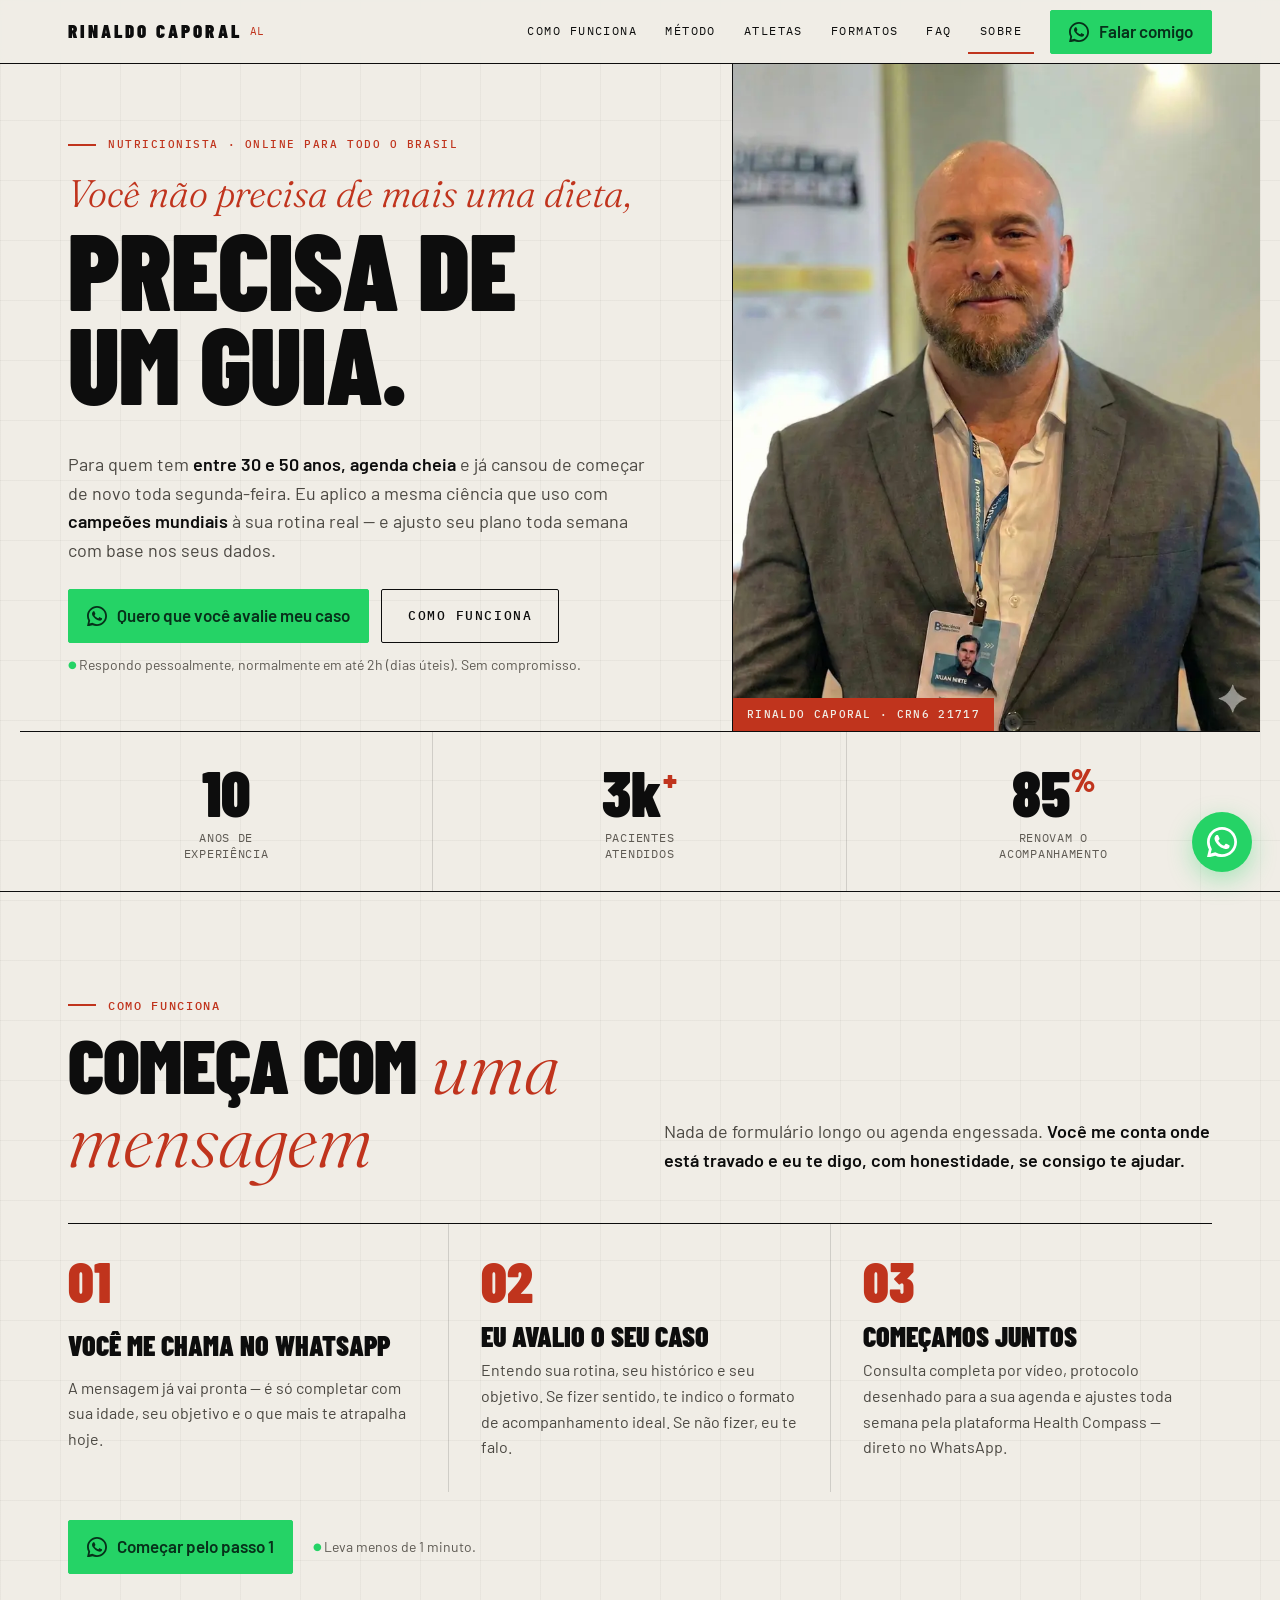
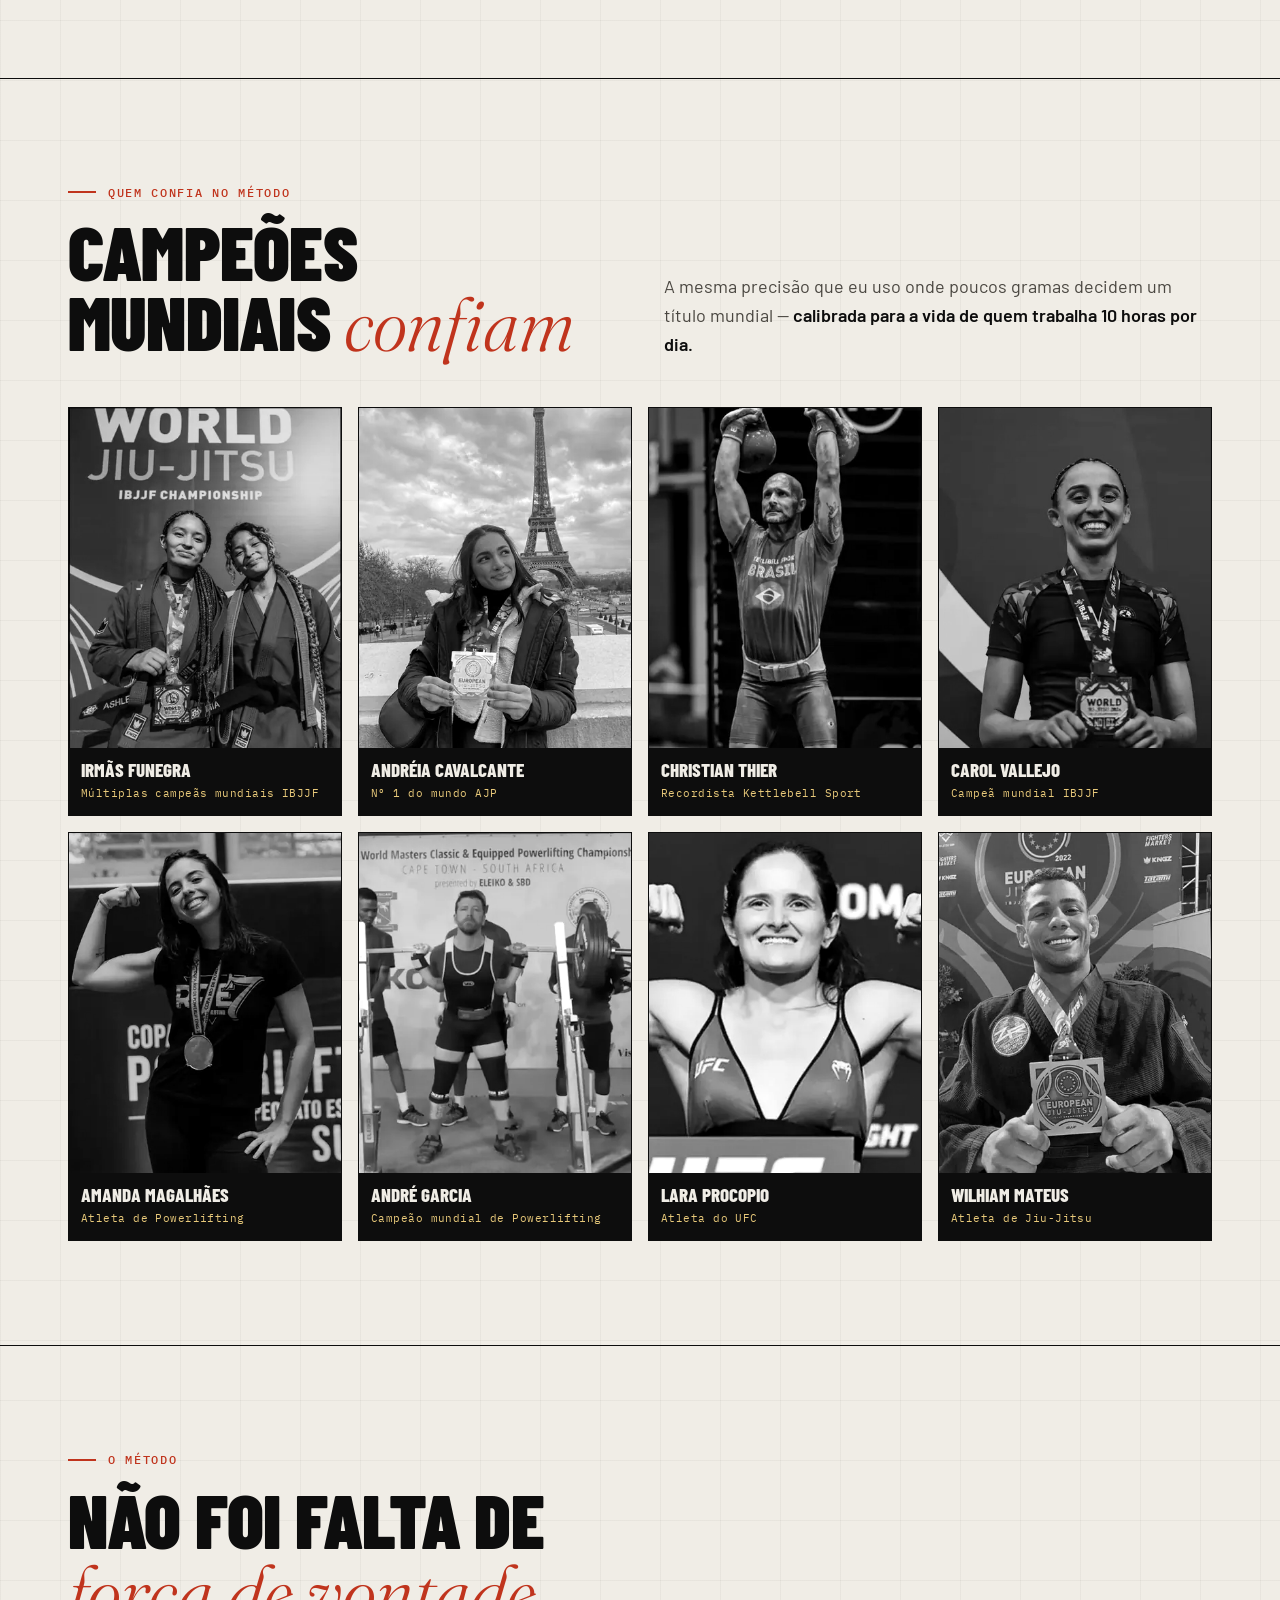
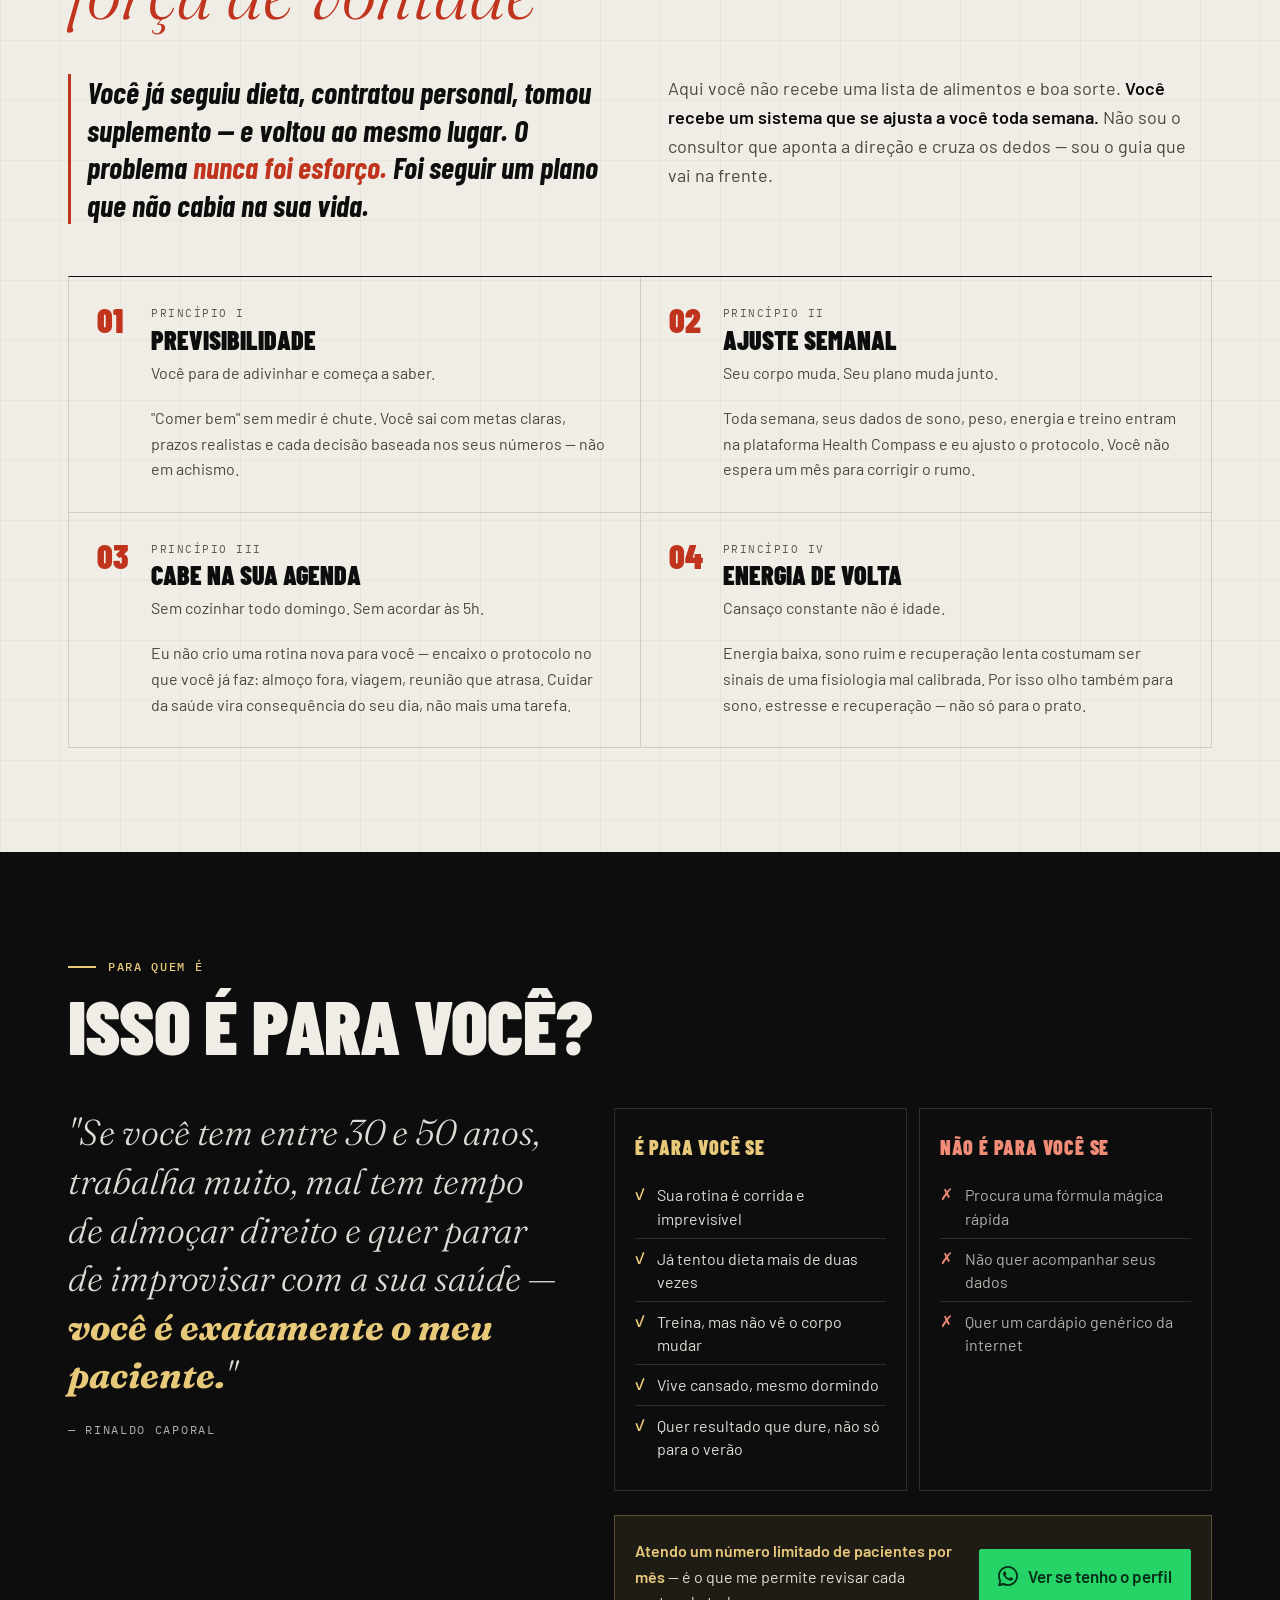
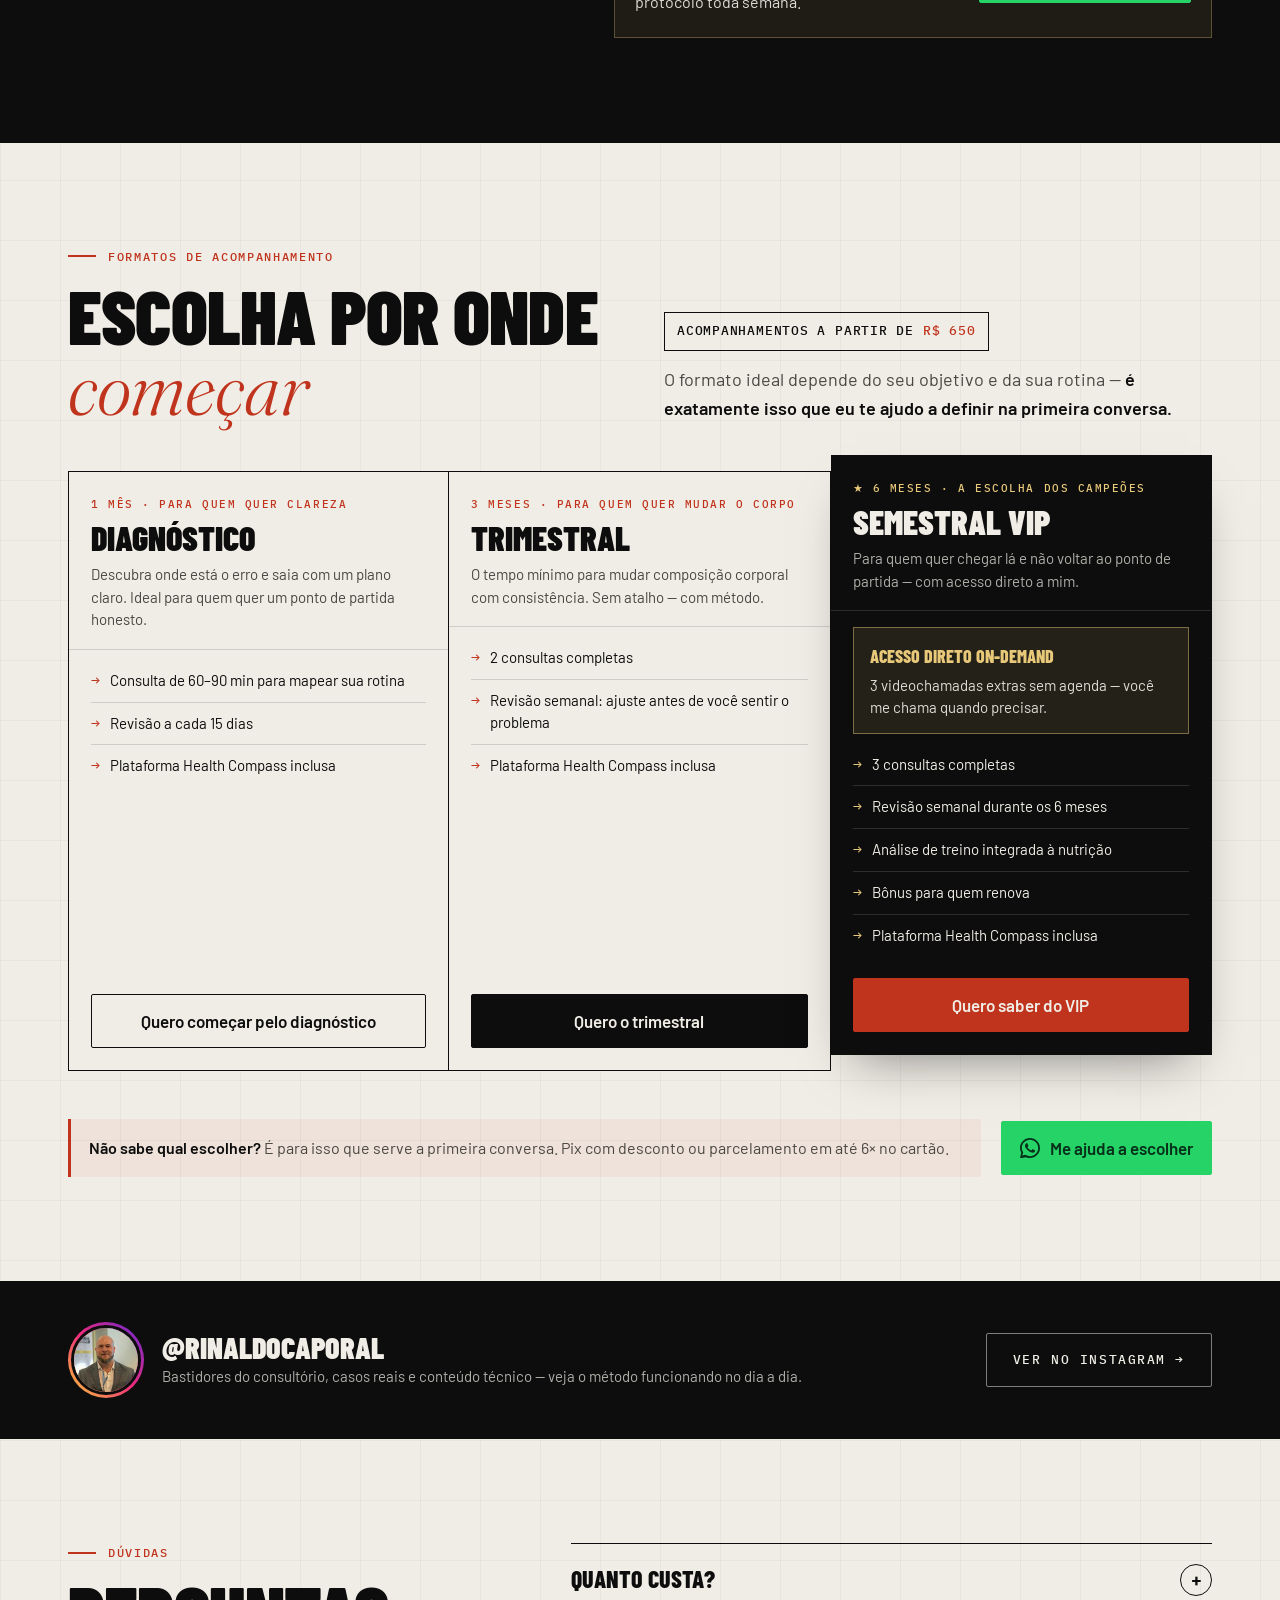
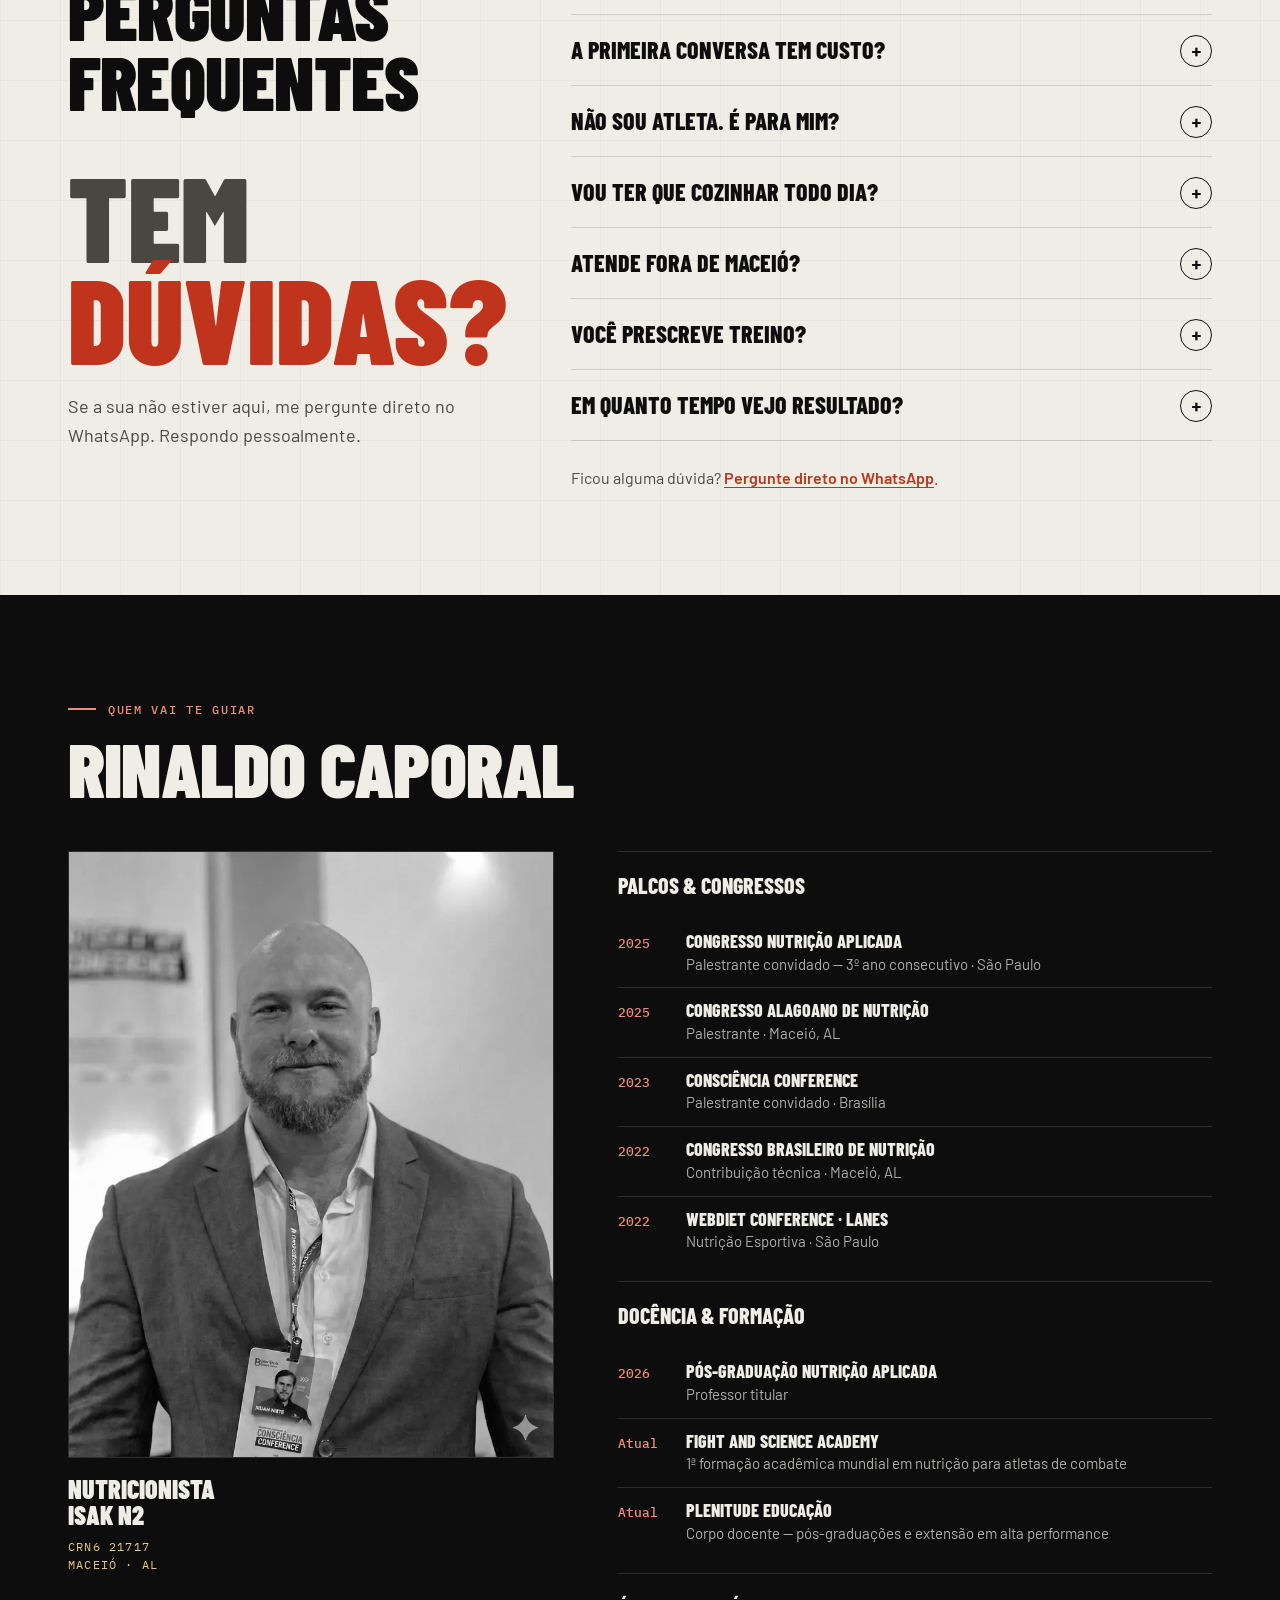
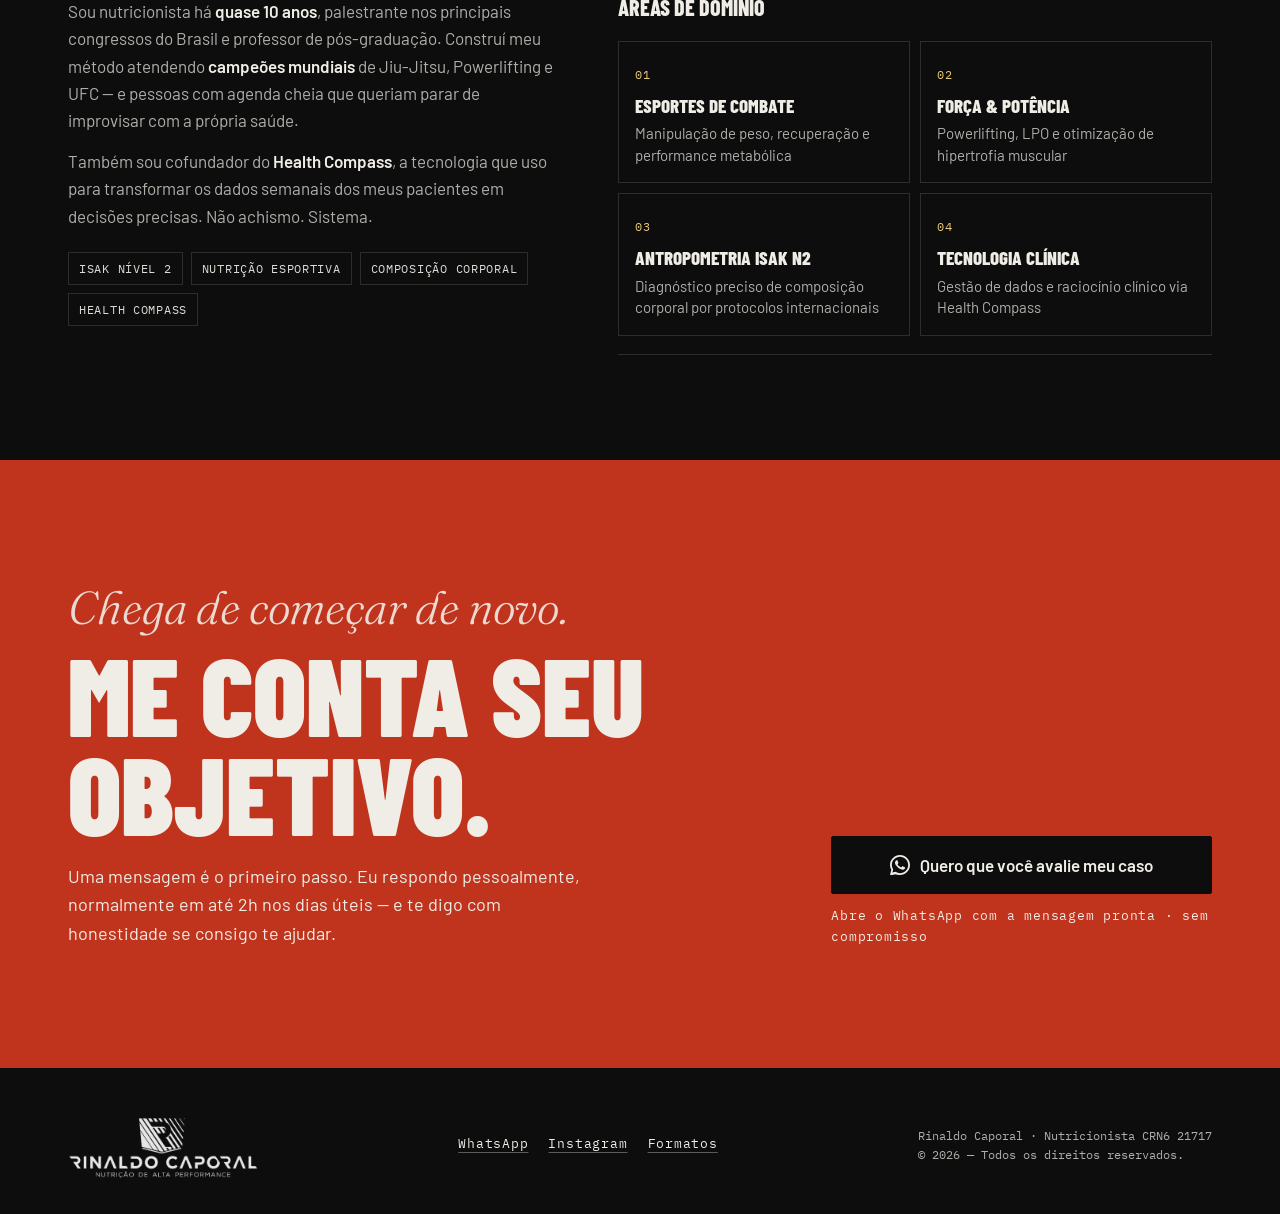
<file: index.html>
<!DOCTYPE html>
<html lang="pt-BR">
<head>
<!-- Google Analytics (skipped on local previews so test visits don't pollute the data) -->
<script>
  window.dataLayer = window.dataLayer || [];
  function gtag(){dataLayer.push(arguments);}
  if (!/^(localhost|127\.0\.0\.1|\[::1\])$/.test(location.hostname)) {
    var ga = document.createElement('script');
    ga.async = true;
    ga.src = 'https://www.googletagmanager.com/gtag/js?id=G-R4N3ZX12YW';
    document.head.appendChild(ga);
    gtag('js', new Date());
    gtag('config', 'G-R4N3ZX12YW');
  }
</script>

<meta charset="UTF-8">
<meta name="viewport" content="width=device-width, initial-scale=1, viewport-fit=cover">
<title>Rinaldo Caporal — Nutricionista de Alta Performance | Maceió, AL</title>
<meta name="description" content="Nutricionista online para quem tem entre 30 e 50 anos e agenda cheia. A ciência que uso com campeões mundiais, ajustada à sua rotina toda semana. Me conte seu objetivo no WhatsApp.">
<meta name="theme-color" content="#F0EDE6">
<link rel="canonical" href="https://www.rinaldocaporal.com.br/">
<meta name="robots" content="index, follow">

<!-- Open Graph / WhatsApp preview -->
<meta property="og:type" content="website">
<meta property="og:locale" content="pt_BR">
<meta property="og:site_name" content="Rinaldo Caporal">
<meta property="og:title" content="Rinaldo Caporal — Nutricionista de Alta Performance">
<meta property="og:description" content="A mesma ciência dos campeões mundiais aplicada à sua rotina. Atendo adultos de 30 a 50 anos que querem resultado, não promessa.">
<meta property="og:url" content="https://www.rinaldocaporal.com.br/">
<meta property="og:image" content="https://www.rinaldocaporal.com.br/img/og-image.jpg">
<meta property="og:image:width" content="1200">
<meta property="og:image:height" content="630">
<meta property="og:image:alt" content="Rinaldo Caporal — Você não precisa de uma consulta, precisa de um guia.">
<meta name="twitter:card" content="summary_large_image">
<meta name="twitter:image" content="https://www.rinaldocaporal.com.br/img/og-image.jpg">

<link rel="icon" type="image/png" sizes="32x32" href="img/favicon-32.png">
<link rel="icon" type="image/png" sizes="192x192" href="img/favicon-192.png">
<link rel="apple-touch-icon" href="img/apple-touch-icon.png">

<script type="application/ld+json">
{
  "@context": "https://schema.org",
  "@type": "Person",
  "name": "Rinaldo Caporal",
  "jobTitle": "Nutricionista",
  "description": "Nutricionista especializado em alta performance e composição corporal para adultos de 30 a 50 anos. Antropometrista ISAK nível 2 e cofundador do Health Compass.",
  "url": "https://www.rinaldocaporal.com.br/",
  "image": "https://www.rinaldocaporal.com.br/img/rinaldo-800.webp",
  "telephone": "+5582988458845",
  "address": { "@type": "PostalAddress", "addressLocality": "Maceió", "addressRegion": "AL", "addressCountry": "BR" },
  "sameAs": ["https://instagram.com/rinaldocaporal", "https://wa.me/5582988458845"]
}
</script>

<link rel="preconnect" href="https://fonts.googleapis.com">
<link rel="preconnect" href="https://fonts.gstatic.com" crossorigin>
<link rel="preload" as="image" type="image/webp" href="img/rinaldo-800.webp" imagesrcset="img/rinaldo-480.webp 480w, img/rinaldo-800.webp 800w, img/rinaldo-1200.webp 1200w" imagesizes="(min-width: 960px) 42vw, 100vw" fetchpriority="high">
<link href="https://fonts.googleapis.com/css2?family=Barlow:wght@400;500;600&family=Barlow+Condensed:ital,wght@0,700;0,800;0,900;1,700&family=IBM+Plex+Mono:wght@400;500&family=Fraunces:ital,wght@1,300;1,700&display=swap" rel="stylesheet">
<link rel="stylesheet" href="styles.css?v=9">
<script>document.documentElement.classList.add('js');</script>
</head>
<body>

<a class="sr-only" href="#conteudo">Pular para o conteúdo</a>

<!-- ═══ HEADER ═══ -->
<header class="header">
  <div class="wrap">
    <a href="#topo" class="brand" aria-label="Rinaldo Caporal — início">Rinaldo Caporal <small>AL</small></a>
    <nav class="nav" aria-label="Seções">
      <a href="#como-funciona">Como funciona</a>
      <a href="#metodologia">Método</a>
      <a href="#atletas">Atletas</a>
      <a href="#formatos">Formatos</a>
      <a href="#faq">FAQ</a>
      <a href="#sobre">Sobre</a>
    </nav>
    <a class="btn btn--wa header-cta" data-wa="header" href="https://wa.me/5582988458845?text=Oi%20Rinaldo%21%20Vim%20pelo%20site%20e%20quero%20que%20voc%C3%AA%20avalie%20meu%20caso.%0A%0AIdade%3A%20%0AObjetivo%3A%20%0AMaior%20dificuldade%20hoje%3A%20" target="_blank" rel="noopener"><svg viewBox="0 0 24 24" aria-hidden="true"><use href="#ico-wa"/></svg>Falar comigo</a>
    <button class="menu-btn" id="menuBtn" aria-label="Abrir menu" aria-expanded="false" aria-controls="mobileMenu">
      <span></span><span></span><span></span>
    </button>
  </div>
</header>

<div class="mobile-menu" id="mobileMenu" aria-hidden="true">
  <a href="#como-funciona">Como funciona</a>
  <a href="#metodologia">Método</a>
  <a href="#atletas">Atletas</a>
  <a href="#formatos">Formatos</a>
  <a href="#faq">Dúvidas</a>
  <a href="#sobre">Sobre o Rinaldo</a>
  <a class="btn btn--wa btn--block" data-wa="menu" href="https://wa.me/5582988458845?text=Oi%20Rinaldo%21%20Vim%20pelo%20site%20e%20quero%20que%20voc%C3%AA%20avalie%20meu%20caso.%0A%0AIdade%3A%20%0AObjetivo%3A%20%0AMaior%20dificuldade%20hoje%3A%20" target="_blank" rel="noopener">
    <svg viewBox="0 0 24 24" aria-hidden="true"><use href="#ico-wa"/></svg>Quero que você avalie meu caso
  </a>
</div>

<main id="conteudo" tabindex="-1">

<!-- ═══ HERO ═══ -->
<section class="hero" id="topo">
  <div class="wrap">
    <div class="hero-grid">
      <div class="hero-title">
        <p class="kicker hero-tag">Nutricionista · Online para todo o Brasil</p>
        <h1 class="hero-h1">
          <span class="serif-it">Você não precisa de mais uma dieta,</span>
          <span class="big">Precisa de<br>um guia.</span>
        </h1>
      </div>

      <div class="hero-photo">
        <img src="img/rinaldo-800.webp"
             srcset="img/rinaldo-480.webp 480w, img/rinaldo-800.webp 800w, img/rinaldo-1200.webp 1200w"
             sizes="(min-width: 960px) 42vw, 100vw"
             width="800" height="1000" alt="Rinaldo Caporal, nutricionista" fetchpriority="high">
        <span class="photo-label">Rinaldo Caporal · CRN6 21717</span>
      </div>

      <div class="hero-copy">
        <p class="hero-desc">Para quem tem <strong>entre 30 e 50 anos, agenda cheia</strong> e já cansou de começar de novo toda segunda-feira. Eu aplico a mesma ciência que uso com <strong>campeões mundiais</strong> à sua rotina real — e ajusto seu plano toda semana com base nos seus dados.</p>
        <div class="hero-btns" id="heroCtas">
          <a class="btn btn--wa" data-wa="hero" href="https://wa.me/5582988458845?text=Oi%20Rinaldo%21%20Vim%20pelo%20site%20e%20quero%20que%20voc%C3%AA%20avalie%20meu%20caso.%0A%0AIdade%3A%20%0AObjetivo%3A%20%0AMaior%20dificuldade%20hoje%3A%20" target="_blank" rel="noopener"><svg viewBox="0 0 24 24" aria-hidden="true"><use href="#ico-wa"/></svg>Quero que você avalie meu caso</a>
          <a class="btn btn--ghost" href="#como-funciona">Como funciona</a>
        </div>
        <p class="micro">Respondo pessoalmente, normalmente em até 2h (dias úteis). Sem compromisso.</p>
      </div>
    </div>

    <dl class="stats">
      <div class="stat"><dt class="sr-only">Anos de experiência</dt><dd class="stat-n">10</dd><dd class="stat-l">Anos de<br>experiência</dd></div>
      <div class="stat"><dt class="sr-only">Pacientes atendidos</dt><dd class="stat-n">3k<sup>+</sup></dd><dd class="stat-l">Pacientes<br>atendidos</dd></div>
      <div class="stat"><dt class="sr-only">Taxa de renovação</dt><dd class="stat-n">85<sup>%</sup></dd><dd class="stat-l">Renovam o<br>acompanhamento</dd></div>
    </dl>
  </div>
</section>

<!-- ═══ COMO FUNCIONA ═══ -->
<section class="section" id="como-funciona">
  <div class="wrap">
    <div class="section-head">
      <div>
        <p class="kicker">Como funciona</p>
        <h2 class="h2">Começa com <em>uma mensagem</em></h2>
      </div>
      <p class="lead">Nada de formulário longo ou agenda engessada. <strong>Você me conta onde está travado e eu te digo, com honestidade, se consigo te ajudar.</strong></p>
    </div>

    <ol class="steps">
      <li class="step">
        <span class="step-n">01</span>
        <h3>Você me chama no WhatsApp</h3>
        <p>A mensagem já vai pronta — é só completar com sua idade, seu objetivo e o que mais te atrapalha hoje.</p>
      </li>
      <li class="step">
        <span class="step-n">02</span>
        <h3>Eu avalio o seu caso</h3>
        <p>Entendo sua rotina, seu histórico e seu objetivo. Se fizer sentido, te indico o formato de acompanhamento ideal. Se não fizer, eu te falo.</p>
      </li>
      <li class="step">
        <span class="step-n">03</span>
        <h3>Começamos juntos</h3>
        <p>Consulta completa por vídeo, protocolo desenhado para a sua agenda e ajustes toda semana pela plataforma Health Compass — direto no WhatsApp.</p>
      </li>
    </ol>

    <div class="cta-row">
      <a class="btn btn--wa" data-wa="como_funciona" href="https://wa.me/5582988458845?text=Oi%20Rinaldo%21%20Vim%20pelo%20site%20e%20quero%20que%20voc%C3%AA%20avalie%20meu%20caso.%0A%0AIdade%3A%20%0AObjetivo%3A%20%0AMaior%20dificuldade%20hoje%3A%20" target="_blank" rel="noopener"><svg viewBox="0 0 24 24" aria-hidden="true"><use href="#ico-wa"/></svg>Começar pelo passo 1</a>
      <p class="micro">Leva menos de 1 minuto.</p>
    </div>
  </div>
</section>

<!-- ═══ ATLETAS ═══ -->
<section class="section" id="atletas">
  <div class="wrap">
    <div class="section-head">
      <div>
        <p class="kicker">Quem confia no método</p>
        <h2 class="h2">Campeões mundiais <em>confiam</em></h2>
      </div>
      <p class="lead">A mesma precisão que eu uso onde poucos gramas decidem um título mundial — <strong>calibrada para a vida de quem trabalha 10 horas por dia.</strong></p>
    </div>

    <ul class="rail athletes" id="athletesRail" aria-label="Atletas acompanhados">
      <li class="athlete"><div class="athlete-img"><img src="img/irmas-funegra-400.webp" srcset="img/irmas-funegra-400.webp 400w, img/irmas-funegra-640.webp 640w" sizes="(min-width: 960px) 22vw, (min-width: 640px) 30vw, 46vw" width="400" height="500" loading="lazy" decoding="async" alt="Irmãs Funegra com medalhas no Mundial IBJJF"></div><div class="athlete-info"><p class="athlete-name">Irmãs Funegra</p><p class="athlete-title">Múltiplas campeãs mundiais IBJJF</p></div></li>
      <li class="athlete"><div class="athlete-img"><img src="img/andreia-cavalcante-400.webp" srcset="img/andreia-cavalcante-400.webp 400w, img/andreia-cavalcante-640.webp 640w" sizes="(min-width: 960px) 22vw, (min-width: 640px) 30vw, 46vw" width="400" height="500" loading="lazy" decoding="async" alt="Andréia Cavalcante com medalha em Paris"></div><div class="athlete-info"><p class="athlete-name">Andréia Cavalcante</p><p class="athlete-title">Nº 1 do mundo AJP</p></div></li>
      <li class="athlete"><div class="athlete-img"><img src="img/christian-thier-400.webp" srcset="img/christian-thier-400.webp 400w, img/christian-thier-640.webp 640w" sizes="(min-width: 960px) 22vw, (min-width: 640px) 30vw, 46vw" width="400" height="500" loading="lazy" decoding="async" alt="Christian Thier levantando kettlebells"></div><div class="athlete-info"><p class="athlete-name">Christian Thier</p><p class="athlete-title">Recordista Kettlebell Sport</p></div></li>
      <li class="athlete"><div class="athlete-img"><img src="img/carol-vallejo-400.webp" srcset="img/carol-vallejo-400.webp 400w, img/carol-vallejo-640.webp 640w" sizes="(min-width: 960px) 22vw, (min-width: 640px) 30vw, 46vw" width="400" height="500" loading="lazy" decoding="async" alt="Carol Vallejo com medalha do Mundial IBJJF"></div><div class="athlete-info"><p class="athlete-name">Carol Vallejo</p><p class="athlete-title">Campeã mundial IBJJF</p></div></li>
      <li class="athlete"><div class="athlete-img"><img src="img/amanda-magalhaes-400.webp" srcset="img/amanda-magalhaes-400.webp 400w, img/amanda-magalhaes-640.webp 640w" sizes="(min-width: 960px) 22vw, (min-width: 640px) 30vw, 46vw" width="400" height="500" loading="lazy" decoding="async" alt="Amanda Magalhães com medalha de powerlifting"></div><div class="athlete-info"><p class="athlete-name">Amanda Magalhães</p><p class="athlete-title">Atleta de Powerlifting</p></div></li>
      <li class="athlete"><div class="athlete-img"><img src="img/andre-garcia-400.webp" srcset="img/andre-garcia-400.webp 400w, img/andre-garcia-640.webp 640w" sizes="(min-width: 960px) 22vw, (min-width: 640px) 30vw, 46vw" width="400" height="500" loading="lazy" decoding="async" alt="André Garcia no Mundial de Powerlifting IPF"></div><div class="athlete-info"><p class="athlete-name">André Garcia</p><p class="athlete-title">Campeão mundial de Powerlifting</p></div></li>
      <li class="athlete"><div class="athlete-img"><img src="img/lara-procopio-400.webp" srcset="img/lara-procopio-400.webp 400w, img/lara-procopio-640.webp 640w" sizes="(min-width: 960px) 22vw, (min-width: 640px) 30vw, 46vw" width="400" height="500" loading="lazy" decoding="async" alt="Lara Procopio na pesagem do UFC"></div><div class="athlete-info"><p class="athlete-name">Lara Procopio</p><p class="athlete-title">Atleta do UFC</p></div></li>
      <li class="athlete"><div class="athlete-img"><img src="img/wilhiam-mateus-400.webp" srcset="img/wilhiam-mateus-400.webp 400w, img/wilhiam-mateus-640.webp 640w" sizes="(min-width: 960px) 22vw, (min-width: 640px) 30vw, 46vw" width="400" height="500" loading="lazy" decoding="async" alt="Wilhiam Mateus com medalha do Europeu de Jiu-Jitsu"></div><div class="athlete-info"><p class="athlete-name">Wilhiam Mateus</p><p class="athlete-title">Atleta de Jiu-Jitsu</p></div></li>
    </ul>
    <div class="rail-hint"><div class="dots" data-dots-for="athletesRail"></div><span class="swipe-note" aria-hidden="true">Deslize →</span></div>
  </div>
</section>

<!-- ═══ MÉTODO ═══ -->
<section class="section" id="metodologia">
  <div class="wrap">
    <div class="section-head">
      <div>
        <p class="kicker">O método</p>
        <h2 class="h2">Não foi falta de <em>força de vontade</em></h2>
      </div>
    </div>

    <div class="method-intro">
      <p class="method-pull lift">Você já seguiu dieta, contratou personal, tomou suplemento — e voltou ao mesmo lugar. O problema <em>nunca foi esforço.</em> Foi seguir um plano que não cabia na sua vida.</p>
      <div>
        <p class="lead">Aqui você não recebe uma lista de alimentos e boa sorte. <strong>Você recebe um sistema que se ajusta a você toda semana.</strong> Não sou o consultor que aponta a direção e cruza os dedos — sou o guia que vai na frente.</p>
      </div>
    </div>

    <div class="principles" data-desktop-open>
      <details class="principle">
        <summary>
          <span class="p-num">01</span>
          <span><span class="p-tag">Princípio I</span><span class="p-title">Previsibilidade</span><span class="p-sum">Você para de adivinhar e começa a saber.</span></span>
          <span class="toggle-ico" aria-hidden="true">+</span>
        </summary>
        <p class="p-body">"Comer bem" sem medir é chute. Você sai com metas claras, prazos realistas e cada decisão baseada nos seus números — não em achismo.</p>
      </details>
      <details class="principle">
        <summary>
          <span class="p-num">02</span>
          <span><span class="p-tag">Princípio II</span><span class="p-title">Ajuste semanal</span><span class="p-sum">Seu corpo muda. Seu plano muda junto.</span></span>
          <span class="toggle-ico" aria-hidden="true">+</span>
        </summary>
        <p class="p-body">Toda semana, seus dados de sono, peso, energia e treino entram na plataforma Health Compass e eu ajusto o protocolo. Você não espera um mês para corrigir o rumo.</p>
      </details>
      <details class="principle">
        <summary>
          <span class="p-num">03</span>
          <span><span class="p-tag">Princípio III</span><span class="p-title">Cabe na sua agenda</span><span class="p-sum">Sem cozinhar todo domingo. Sem acordar às 5h.</span></span>
          <span class="toggle-ico" aria-hidden="true">+</span>
        </summary>
        <p class="p-body">Eu não crio uma rotina nova para você — encaixo o protocolo no que você já faz: almoço fora, viagem, reunião que atrasa. Cuidar da saúde vira consequência do seu dia, não mais uma tarefa.</p>
      </details>
      <details class="principle">
        <summary>
          <span class="p-num">04</span>
          <span><span class="p-tag">Princípio IV</span><span class="p-title">Energia de volta</span><span class="p-sum">Cansaço constante não é idade.</span></span>
          <span class="toggle-ico" aria-hidden="true">+</span>
        </summary>
        <p class="p-body">Energia baixa, sono ruim e recuperação lenta costumam ser sinais de uma fisiologia mal calibrada. Por isso olho também para sono, estresse e recuperação — não só para o prato.</p>
      </details>
    </div>
  </div>
</section>

<!-- ═══ PARA QUEM É ═══ -->
<section class="section section--dark" id="para-quem">
  <div class="wrap">
    <div class="section-head">
      <div>
        <p class="kicker" style="color:var(--gold)">Para quem é</p>
        <h2 class="h2">Isso é para você?</h2>
      </div>
    </div>

    <div class="fit-layout">
      <blockquote class="lift">
        <p class="quote">"Se você tem entre 30 e 50 anos, trabalha muito, mal tem tempo de almoçar direito e quer parar de improvisar com a sua saúde — <strong>você é exatamente o meu paciente.</strong>"</p>
        <footer class="quote-by">— Rinaldo Caporal</footer>
      </blockquote>

      <div class="fit-grid">
        <div class="fit-card fit-card--yes">
          <h3>É para você se</h3>
          <ul>
            <li>Sua rotina é corrida e imprevisível</li>
            <li>Já tentou dieta mais de duas vezes</li>
            <li>Treina, mas não vê o corpo mudar</li>
            <li>Vive cansado, mesmo dormindo</li>
            <li>Quer resultado que dure, não só para o verão</li>
          </ul>
        </div>
        <div class="fit-card fit-card--no">
          <h3>Não é para você se</h3>
          <ul>
            <li>Procura uma fórmula mágica rápida</li>
            <li>Não quer acompanhar seus dados</li>
            <li>Quer um cardápio genérico da internet</li>
          </ul>
        </div>
        <div class="scarcity">
          <p><strong>Atendo um número limitado de pacientes por mês</strong> — é o que me permite revisar cada protocolo toda semana.</p>
          <a class="btn btn--wa" data-wa="para_quem" href="https://wa.me/5582988458845?text=Oi%20Rinaldo%21%20Vim%20pelo%20site%20e%20quero%20saber%20se%20tenho%20o%20perfil%20para%20o%20acompanhamento.%0A%0AIdade%3A%20%0AObjetivo%3A%20%0AMinha%20rotina%20%C3%A9%3A%20" target="_blank" rel="noopener"><svg viewBox="0 0 24 24" aria-hidden="true"><use href="#ico-wa"/></svg>Ver se tenho o perfil</a>
        </div>
      </div>
    </div>
  </div>
</section>

<!-- ═══ FORMATOS ═══ -->
<section class="section" id="formatos">
  <div class="wrap">
    <div class="section-head">
      <div>
        <p class="kicker">Formatos de acompanhamento</p>
        <h2 class="h2">Escolha por onde <em>começar</em></h2>
      </div>
      <div>
        <p class="price-from">Acompanhamentos a partir de <strong>R$ 650</strong></p>
        <p class="lead">O formato ideal depende do seu objetivo e da sua rotina — <strong>é exatamente isso que eu te ajudo a definir na primeira conversa.</strong></p>
      </div>
    </div>

    <div class="plans-wrap">
    <div class="plan-tabs" aria-label="Ir para o formato">
      <button type="button" hidden aria-current="false" data-target="plano-diagnostico">Diagnóstico</button>
      <button type="button" hidden aria-current="false" data-target="plano-trimestral">Trimestral</button>
      <button type="button" hidden aria-current="true" data-target="plano-vip" data-vip>VIP ★</button>
    </div>

    <div class="rail plans" id="plansRail">
      <article class="plan" id="plano-diagnostico" aria-label="Diagnóstico">
        <div class="plan-head">
          <p class="plan-badge">1 mês · Para quem quer clareza</p>
          <h3 class="plan-name">Diagnóstico</h3>
          <p class="plan-tagline">Descubra onde está o erro e saia com um plano claro. Ideal para quem quer um ponto de partida honesto.</p>
        </div>
        <ul class="plan-features">
          <li>Consulta de 60–90 min para mapear sua rotina</li>
          <li>Revisão a cada 15 dias</li>
          <li>Plataforma Health Compass inclusa</li>
        </ul>
        <div class="plan-cta"><a class="btn btn--ghost btn--block" data-wa="formato_diagnostico" href="https://wa.me/5582988458845?text=Oi%20Rinaldo%21%20Vim%20pelo%20site%20e%20tenho%20interesse%20no%20Diagn%C3%B3stico.%0A%0AIdade%3A%20%0AObjetivo%3A%20" target="_blank" rel="noopener">Quero começar pelo diagnóstico</a></div>
      </article>

      <article class="plan" id="plano-trimestral" aria-label="Trimestral">
        <div class="plan-head">
          <p class="plan-badge">3 meses · Para quem quer mudar o corpo</p>
          <h3 class="plan-name">Trimestral</h3>
          <p class="plan-tagline">O tempo mínimo para mudar composição corporal com consistência. Sem atalho — com método.</p>
        </div>
        <ul class="plan-features">
          <li>2 consultas completas</li>
          <li>Revisão semanal: ajuste antes de você sentir o problema</li>
          <li>Plataforma Health Compass inclusa</li>
        </ul>
        <div class="plan-cta"><a class="btn btn--solid btn--block" data-wa="formato_trimestral" href="https://wa.me/5582988458845?text=Oi%20Rinaldo%21%20Vim%20pelo%20site%20e%20tenho%20interesse%20no%20acompanhamento%20Trimestral.%0A%0AIdade%3A%20%0AObjetivo%3A%20" target="_blank" rel="noopener">Quero o trimestral</a></div>
      </article>

      <article class="plan plan--vip" id="plano-vip" aria-label="Semestral VIP">
        <div class="plan-head">
          <p class="plan-badge">★ 6 meses · A escolha dos campeões</p>
          <h3 class="plan-name">Semestral VIP</h3>
          <p class="plan-tagline">Para quem quer chegar lá e não voltar ao ponto de partida — com acesso direto a mim.</p>
        </div>
        <div class="vip-perk">
          <strong>Acesso direto on-demand</strong>
          <span>3 videochamadas extras sem agenda — você me chama quando precisar.</span>
        </div>
        <ul class="plan-features">
          <li>3 consultas completas</li>
          <li>Revisão semanal durante os 6 meses</li>
          <li>Análise de treino integrada à nutrição</li>
          <li>Bônus para quem renova</li>
          <li>Plataforma Health Compass inclusa</li>
        </ul>
        <div class="plan-cta"><a class="btn btn--red btn--block" data-wa="formato_vip" href="https://wa.me/5582988458845?text=Oi%20Rinaldo%21%20Vim%20pelo%20site%20e%20quero%20saber%20mais%20sobre%20o%20Semestral%20VIP.%0A%0AIdade%3A%20%0AObjetivo%3A%20" target="_blank" rel="noopener">Quero saber do VIP</a></div>
      </article>
    </div>
    </div>

    <div class="pricing-foot">
      <p class="callout"><strong>Não sabe qual escolher?</strong> É para isso que serve a primeira conversa. Pix com desconto ou parcelamento em até 6× no cartão.</p>
      <a class="btn btn--wa" data-wa="formatos_ajuda" href="https://wa.me/5582988458845?text=Oi%20Rinaldo%21%20Vim%20pelo%20site%20e%20quero%20ajuda%20para%20escolher%20o%20melhor%20formato%20para%20mim.%0A%0AIdade%3A%20%0AObjetivo%3A%20" target="_blank" rel="noopener"><svg viewBox="0 0 24 24" aria-hidden="true"><use href="#ico-wa"/></svg>Me ajuda a escolher</a>
    </div>
  </div>
</section>

<!-- ═══ INSTAGRAM ═══ -->
<section class="section section--dark" id="instagram" style="padding:40px 0">
  <div class="wrap">
    <div class="ig-band">
      <div class="ig-avatar"><img src="img/rinaldo-480.webp" width="480" height="600" loading="lazy" decoding="async" alt=""></div>
      <div>
        <p class="ig-handle">@rinaldocaporal</p>
        <p class="ig-sub">Bastidores do consultório, casos reais e conteúdo técnico — veja o método funcionando no dia a dia.</p>
      </div>
      <a class="btn btn--ghost-light" href="https://instagram.com/rinaldocaporal" target="_blank" rel="noopener" data-ig="band">Ver no Instagram →</a>
    </div>
  </div>
</section>

<!-- ═══ FAQ ═══ -->
<section class="section" id="faq">
  <div class="wrap faq-layout">
    <div>
      <div class="section-head" style="display:block">
        <p class="kicker">Dúvidas</p>
        <h2 class="h2">Perguntas frequentes</h2>
      </div>
      <div class="faq-aside">
        <p class="faq-big">Tem<br><span>dúvidas?</span></p>
        <p>Se a sua não estiver aqui, me pergunte direto no WhatsApp. Respondo pessoalmente.</p>
      </div>
    </div>

    <div>
      <div class="faq" id="faqList">
        <details class="faq-item">
          <summary>Quanto custa? <span class="toggle-ico" aria-hidden="true">+</span></summary>
          <p>Os acompanhamentos começam a partir de R$ 650. O valor final depende do formato e da duração — e eu prefiro entender o seu caso antes de te indicar um. <strong>Me chama no WhatsApp que te passo os valores na hora, sem enrolação.</strong> Aceito Pix com desconto ou cartão em até 6×.</p>
        </details>
        <details class="faq-item">
          <summary>A primeira conversa tem custo? <span class="toggle-ico" aria-hidden="true">+</span></summary>
          <p>Não. É uma conversa pelo WhatsApp para eu entender seu objetivo e sua rotina. <strong>Sem compromisso — se eu não puder te ajudar, eu te falo.</strong></p>
        </details>
        <details class="faq-item">
          <summary>Não sou atleta. É para mim? <span class="toggle-ico" aria-hidden="true">+</span></summary>
          <p>Sim — 80% dos meus pacientes não são atletas. São pessoas entre 30 e 50 anos buscando mais energia e um corpo melhor. O esporte de elite me deu a ciência; pessoas com agenda cheia me ensinaram a aplicá-la na vida real. <strong>Se sua vida é corrida e seu resultado travou, você é o perfil que eu atendo.</strong></p>
        </details>
        <details class="faq-item">
          <summary>Vou ter que cozinhar todo dia? <span class="toggle-ico" aria-hidden="true">+</span></summary>
          <p>Não. O plano é montado a partir da sua rotina real — inclusive se você almoça fora, viaja ou pede delivery. <strong>A agenda cheia não é um obstáculo aqui. É o ponto de partida.</strong></p>
        </details>
        <details class="faq-item">
          <summary>Atende fora de Maceió? <span class="toggle-ico" aria-hidden="true">+</span></summary>
          <p>Sim. O acompanhamento é 100% online, para todo o Brasil: consulta por videochamada e check-ins semanais pela plataforma Health Compass, no WhatsApp. <strong>O método é o mesmo para quem está perto ou longe.</strong></p>
        </details>
        <details class="faq-item">
          <summary>Você prescreve treino? <span class="toggle-ico" aria-hidden="true">+</span></summary>
          <p>Não prescrevo treino, mas analiso seus dados de treino para que a alimentação potencialize cada estímulo — seja para ganhar músculo ou perder gordura. <strong>O que você come define o quanto o seu treino funciona.</strong></p>
        </details>
        <details class="faq-item">
          <summary>Em quanto tempo vejo resultado? <span class="toggle-ico" aria-hidden="true">+</span></summary>
          <p>Muitos pacientes notam mais energia, sono melhor e menos inchaço nas primeiras semanas. Mudanças visíveis de composição corporal costumam aparecer entre 6 e 10 semanas, dependendo do ponto de partida. <strong>O foco não é velocidade — é um resultado que você consiga manter.</strong></p>
        </details>
      </div>
      <p class="faq-more">Ficou alguma dúvida? <a data-wa="faq" href="https://wa.me/5582988458845?text=Oi%20Rinaldo%21%20Vim%20pelo%20site%20e%20tenho%20uma%20d%C3%BAvida%3A%20" target="_blank" rel="noopener">Pergunte direto no WhatsApp</a>.</p>
    </div>
  </div>
</section>

<!-- ═══ SOBRE ═══ -->
<section class="section section--dark" id="sobre">
  <div class="wrap">
    <div class="section-head">
      <div>
        <p class="kicker" style="color:#F08C78">Quem vai te guiar</p>
        <h2 class="h2">Rinaldo Caporal</h2>
      </div>
    </div>

    <div class="about-layout">
      <div>
        <div class="about-top">
          <div class="about-photo"><img src="img/rinaldo-480.webp" srcset="img/rinaldo-480.webp 480w, img/rinaldo-800.webp 800w" sizes="(min-width: 960px) 36vw, 38vw" width="480" height="600" loading="lazy" decoding="async" alt="Rinaldo Caporal em congresso de nutrição"></div>
          <div class="about-id">
            <p class="ig-handle" style="font-size:26px">Nutricionista<br>ISAK N2</p>
            <p class="crn">CRN6 21717<br>Maceió · AL</p>
          </div>
        </div>
        <div class="about-bio">
          <p>Sou nutricionista há <strong>quase 10 anos</strong>, palestrante nos principais congressos do Brasil e professor de pós-graduação. Construí meu método atendendo <strong>campeões mundiais</strong> de Jiu-Jitsu, Powerlifting e UFC — e pessoas com agenda cheia que queriam parar de improvisar com a própria saúde.</p>
          <p>Também sou cofundador do <strong>Health Compass</strong>, a tecnologia que uso para transformar os dados semanais dos meus pacientes em decisões precisas. Não achismo. Sistema.</p>
        </div>
        <div class="tags">
          <span class="tag">ISAK Nível 2</span>
          <span class="tag">Nutrição esportiva</span>
          <span class="tag">Composição corporal</span>
          <span class="tag">Health Compass</span>
        </div>
      </div>

      <div class="creds" data-desktop-open>
        <details>
          <summary>Palcos &amp; congressos <span class="toggle-ico" aria-hidden="true">+</span></summary>
          <div class="cred-list">
            <div class="cred"><span class="cred-year">2025</span><div><p class="cred-name">Congresso Nutrição Aplicada</p><p class="cred-detail">Palestrante convidado — 3º ano consecutivo · São Paulo</p></div></div>
            <div class="cred"><span class="cred-year">2025</span><div><p class="cred-name">Congresso Alagoano de Nutrição</p><p class="cred-detail">Palestrante · Maceió, AL</p></div></div>
            <div class="cred"><span class="cred-year">2023</span><div><p class="cred-name">Consciência Conference</p><p class="cred-detail">Palestrante convidado · Brasília</p></div></div>
            <div class="cred"><span class="cred-year">2022</span><div><p class="cred-name">Congresso Brasileiro de Nutrição</p><p class="cred-detail">Contribuição técnica · Maceió, AL</p></div></div>
            <div class="cred"><span class="cred-year">2022</span><div><p class="cred-name">Webdiet Conference · LANES</p><p class="cred-detail">Nutrição Esportiva · São Paulo</p></div></div>
          </div>
        </details>
        <details>
          <summary>Docência &amp; formação <span class="toggle-ico" aria-hidden="true">+</span></summary>
          <div class="cred-list">
            <div class="cred"><span class="cred-year">2026</span><div><p class="cred-name">Pós-Graduação Nutrição Aplicada</p><p class="cred-detail">Professor titular</p></div></div>
            <div class="cred"><span class="cred-year">Atual</span><div><p class="cred-name">Fight and Science Academy</p><p class="cred-detail">1ª formação acadêmica mundial em nutrição para atletas de combate</p></div></div>
            <div class="cred"><span class="cred-year">Atual</span><div><p class="cred-name">Plenitude Educação</p><p class="cred-detail">Corpo docente — pós-graduações e extensão em alta performance</p></div></div>
          </div>
        </details>
        <details>
          <summary>Áreas de domínio <span class="toggle-ico" aria-hidden="true">+</span></summary>
          <div class="areas">
            <div class="area"><span class="area-k">01</span><h3>Esportes de combate</h3><p>Manipulação de peso, recuperação e performance metabólica</p></div>
            <div class="area"><span class="area-k">02</span><h3>Força &amp; potência</h3><p>Powerlifting, LPO e otimização de hipertrofia muscular</p></div>
            <div class="area"><span class="area-k">03</span><h3>Antropometria ISAK N2</h3><p>Diagnóstico preciso de composição corporal por protocolos internacionais</p></div>
            <div class="area"><span class="area-k">04</span><h3>Tecnologia clínica</h3><p>Gestão de dados e raciocínio clínico via Health Compass</p></div>
          </div>
        </details>
      </div>
    </div>
  </div>
</section>

<!-- ═══ CTA FINAL ═══ -->
<section class="final" id="final">
  <div class="wrap">
    <div>
      <h2 class="final-title"><em>Chega de começar de novo.</em>Me conta seu objetivo.</h2>
      <p class="final-sub">Uma mensagem é o primeiro passo. Eu respondo pessoalmente, normalmente em até 2h nos dias úteis — e te digo com honestidade se consigo te ajudar.</p>
    </div>
    <div class="final-actions">
      <a class="btn btn--solid" data-wa="final" href="https://wa.me/5582988458845?text=Oi%20Rinaldo%21%20Vim%20pelo%20site%20e%20quero%20que%20voc%C3%AA%20avalie%20meu%20caso.%0A%0AIdade%3A%20%0AObjetivo%3A%20%0AMaior%20dificuldade%20hoje%3A%20" target="_blank" rel="noopener"><svg viewBox="0 0 24 24" aria-hidden="true"><use href="#ico-wa"/></svg>Quero que você avalie meu caso</a>
      <p class="final-note">Abre o WhatsApp com a mensagem pronta · sem compromisso</p>
    </div>
  </div>
</section>

</main>

<footer class="footer">
  <div class="wrap">
    <img class="footer-logo" src="img/logo-rc.webp" width="480" height="186" loading="lazy" alt="Rinaldo Caporal — Nutrição de Alta Performance">
    <nav class="footer-links" aria-label="Contato">
      <a data-wa="footer" href="https://wa.me/5582988458845?text=Oi%20Rinaldo%21%20Vim%20pelo%20site%20e%20quero%20que%20voc%C3%AA%20avalie%20meu%20caso.%0A%0AIdade%3A%20%0AObjetivo%3A%20%0AMaior%20dificuldade%20hoje%3A%20" target="_blank" rel="noopener">WhatsApp</a>
      <a href="https://instagram.com/rinaldocaporal" target="_blank" rel="noopener" data-ig="footer">Instagram</a>
      <a href="#formatos">Formatos</a>
    </nav>
    <small>Rinaldo Caporal · Nutricionista CRN6 21717<br>© <span id="year">2026</span> — Todos os direitos reservados.</small>
  </div>
</footer>

<!-- Mobile: single sticky action bar -->
<div class="action-bar" id="actionBar">
  <a class="btn btn--wa" data-wa="barra_mobile" href="https://wa.me/5582988458845?text=Oi%20Rinaldo%21%20Vim%20pelo%20site%20e%20quero%20que%20voc%C3%AA%20avalie%20meu%20caso.%0A%0AIdade%3A%20%0AObjetivo%3A%20%0AMaior%20dificuldade%20hoje%3A%20" target="_blank" rel="noopener">
    <svg viewBox="0 0 24 24" aria-hidden="true"><use href="#ico-wa"/></svg>Quero que você avalie meu caso
  </a>
</div>

<!-- Desktop: floating WhatsApp -->
<a class="wa-float" data-wa="flutuante" href="https://wa.me/5582988458845?text=Oi%20Rinaldo%21%20Vim%20pelo%20site%20e%20quero%20que%20voc%C3%AA%20avalie%20meu%20caso.%0A%0AIdade%3A%20%0AObjetivo%3A%20%0AMaior%20dificuldade%20hoje%3A%20" target="_blank" rel="noopener" aria-label="Falar com Rinaldo no WhatsApp">
  <svg viewBox="0 0 24 24" aria-hidden="true"><use href="#ico-wa"/></svg>
</a>

<svg width="0" height="0" style="position:absolute" aria-hidden="true">
  <symbol id="ico-wa" viewBox="0 0 24 24"><path d="M17.472 14.382c-.297-.149-1.758-.867-2.03-.967-.273-.099-.471-.148-.67.15-.197.297-.767.966-.94 1.164-.173.199-.347.223-.644.075-.297-.15-1.255-.463-2.39-1.475-.883-.788-1.48-1.761-1.653-2.059-.173-.297-.018-.458.13-.606.134-.133.298-.347.446-.52.149-.174.198-.298.298-.497.099-.198.05-.371-.025-.52-.075-.149-.669-1.612-.916-2.207-.242-.579-.487-.5-.669-.51-.173-.008-.371-.01-.57-.01-.198 0-.52.074-.792.372-.272.297-1.04 1.016-1.04 2.479 0 1.462 1.065 2.875 1.213 3.074.149.198 2.096 3.2 5.077 4.487.709.306 1.262.489 1.694.625.712.227 1.36.195 1.871.118.571-.085 1.758-.719 2.006-1.413.248-.694.248-1.289.173-1.413-.074-.124-.272-.198-.57-.347z"/><path d="M12 0C5.373 0 0 5.373 0 12c0 2.123.553 4.116 1.52 5.845L.057 23.854a.5.5 0 00.61.61l6.01-1.463A11.938 11.938 0 0012 24c6.627 0 12-5.373 12-12S18.627 0 12 0zm0 21.818a9.797 9.797 0 01-5.002-1.374l-.359-.213-3.718.905.92-3.619-.234-.372A9.797 9.797 0 012.182 12C2.182 6.57 6.57 2.182 12 2.182S21.818 6.57 21.818 12 17.43 21.818 12 21.818z"/></symbol>
</svg>

<script src="script.js?v=7" defer></script>
</body>
</html>
</file>
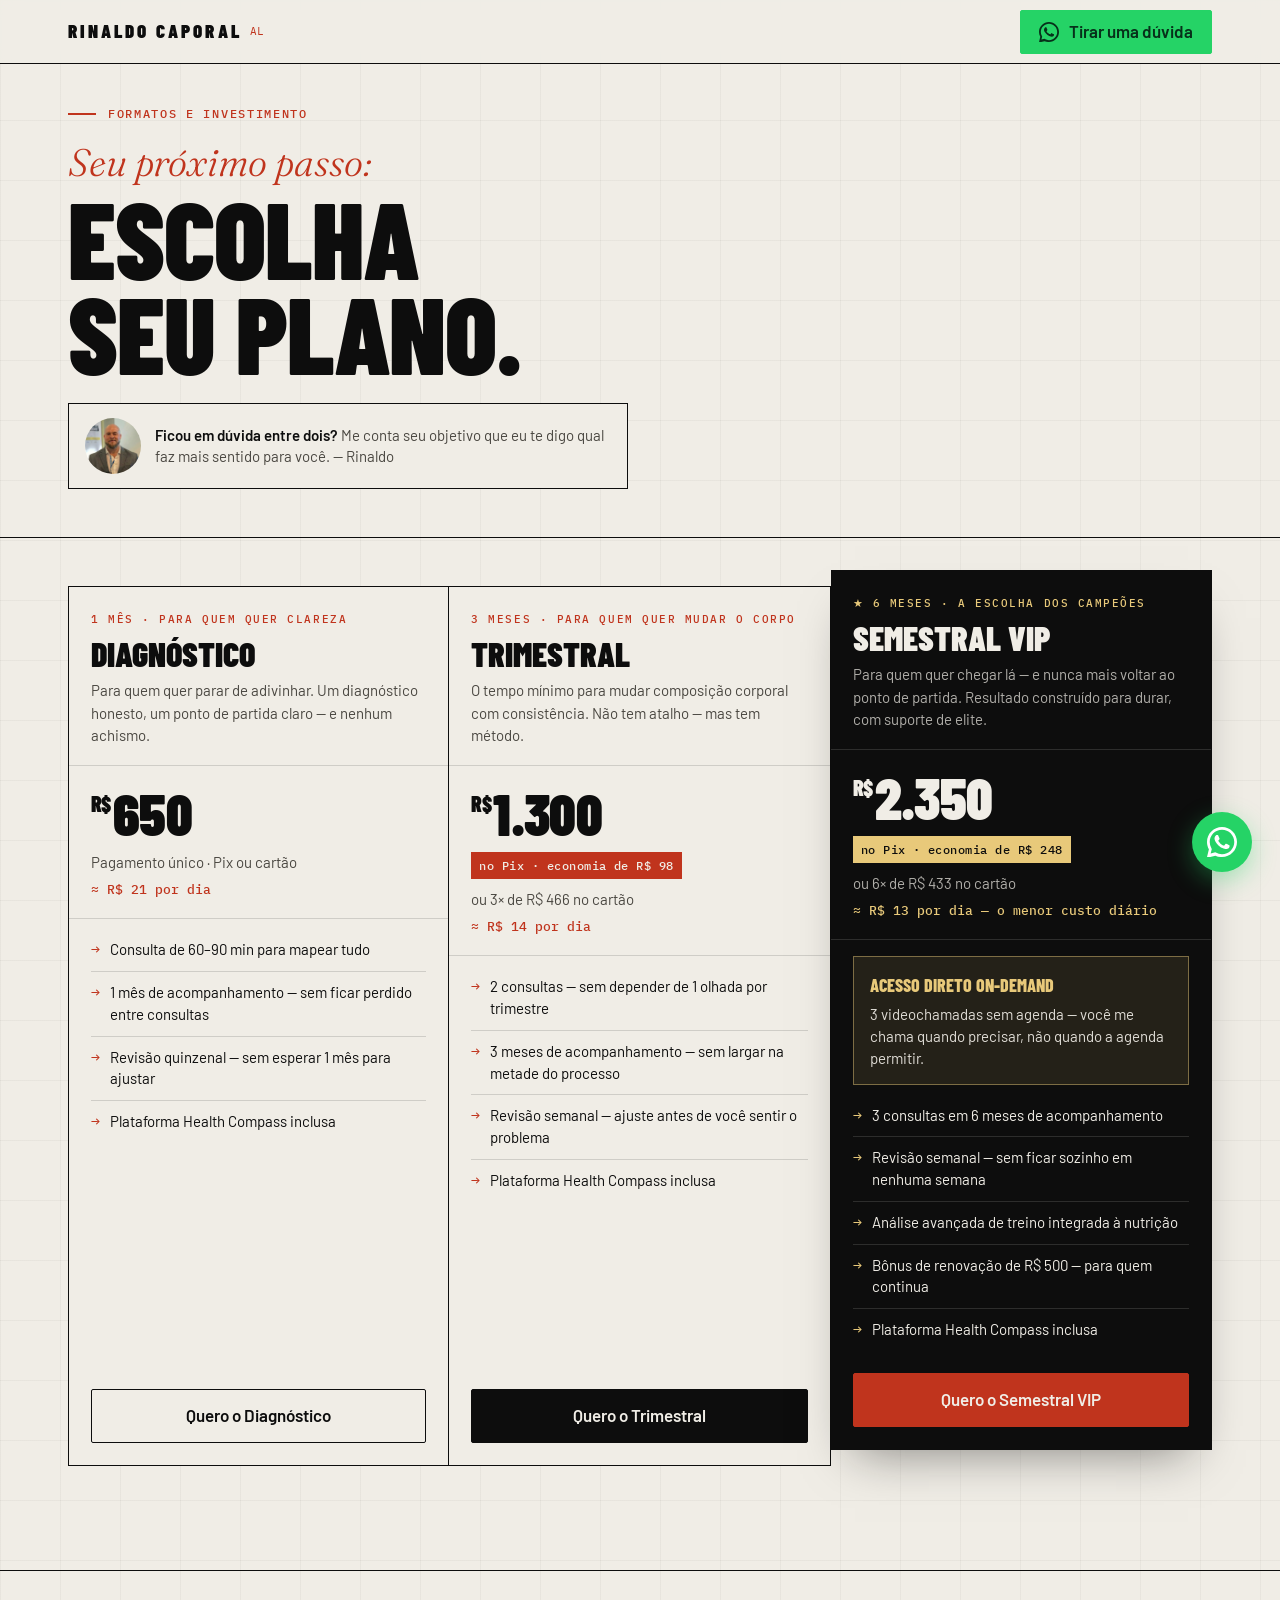
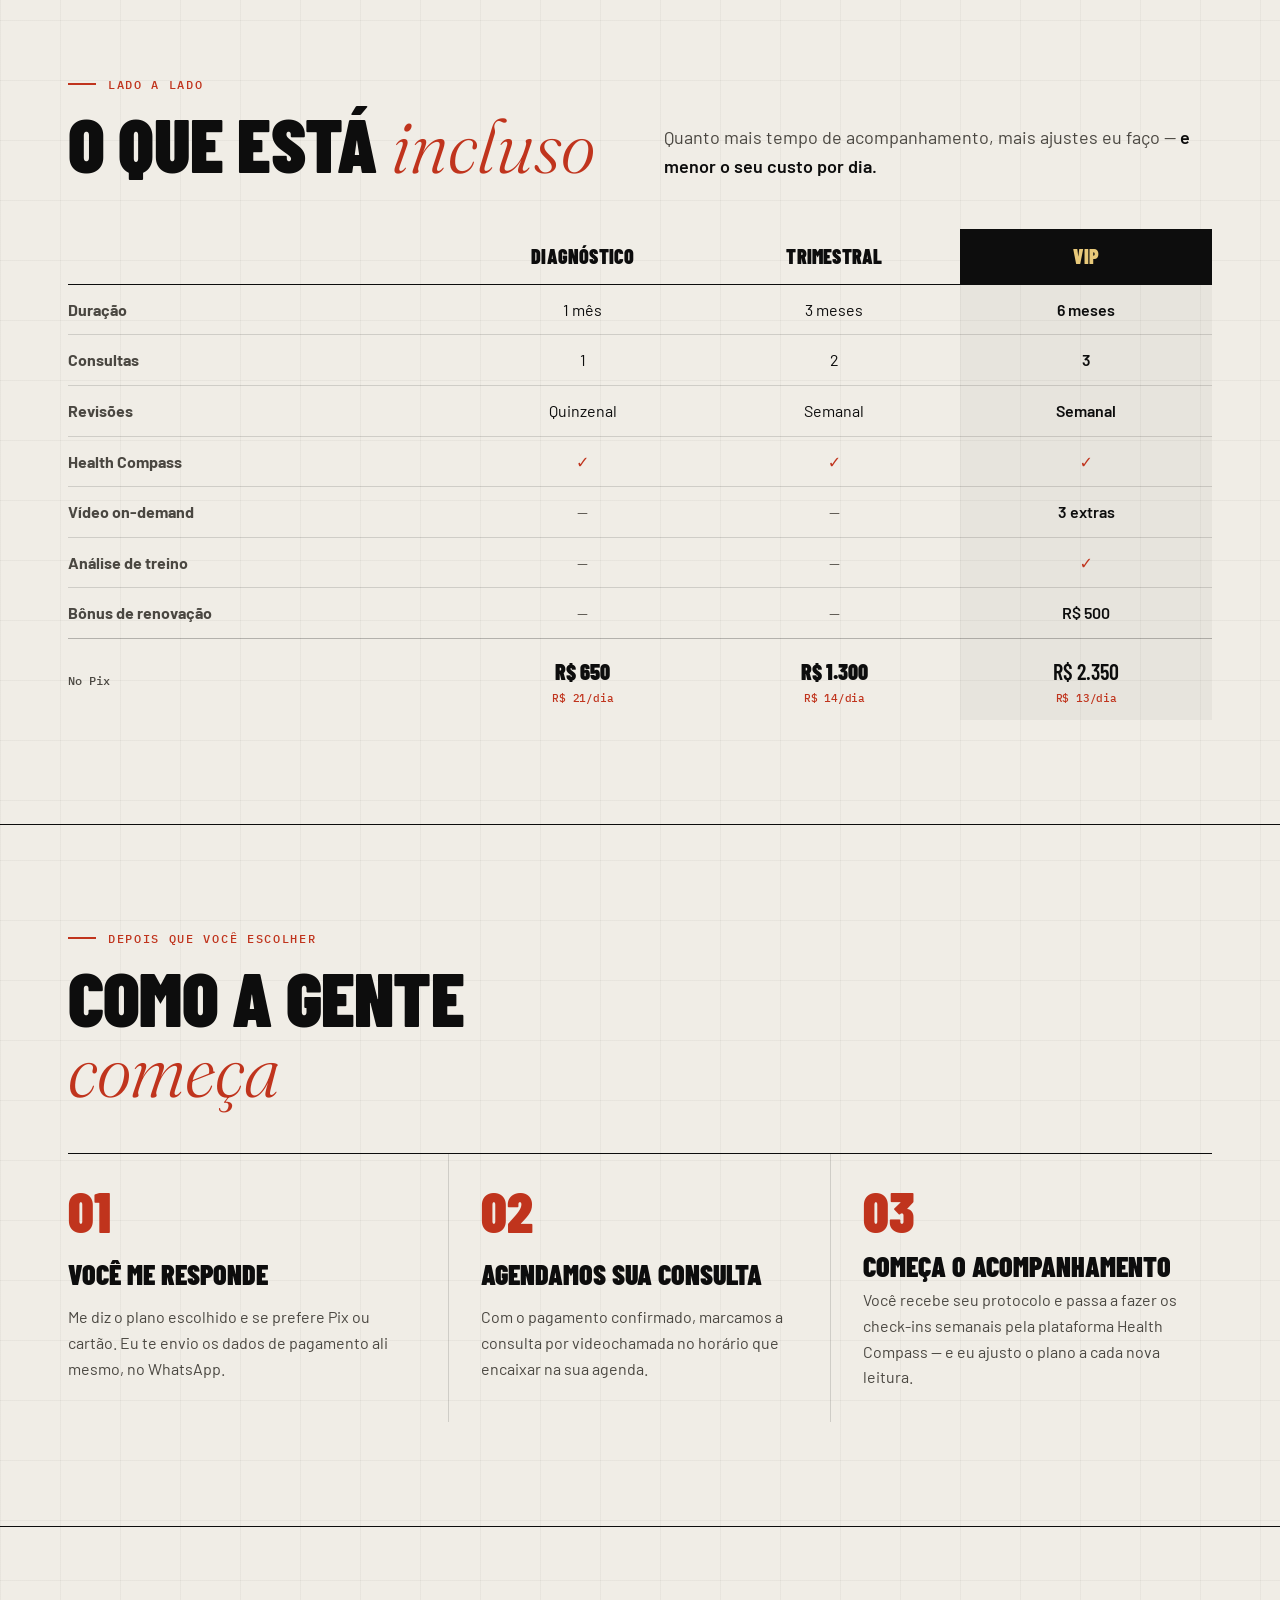
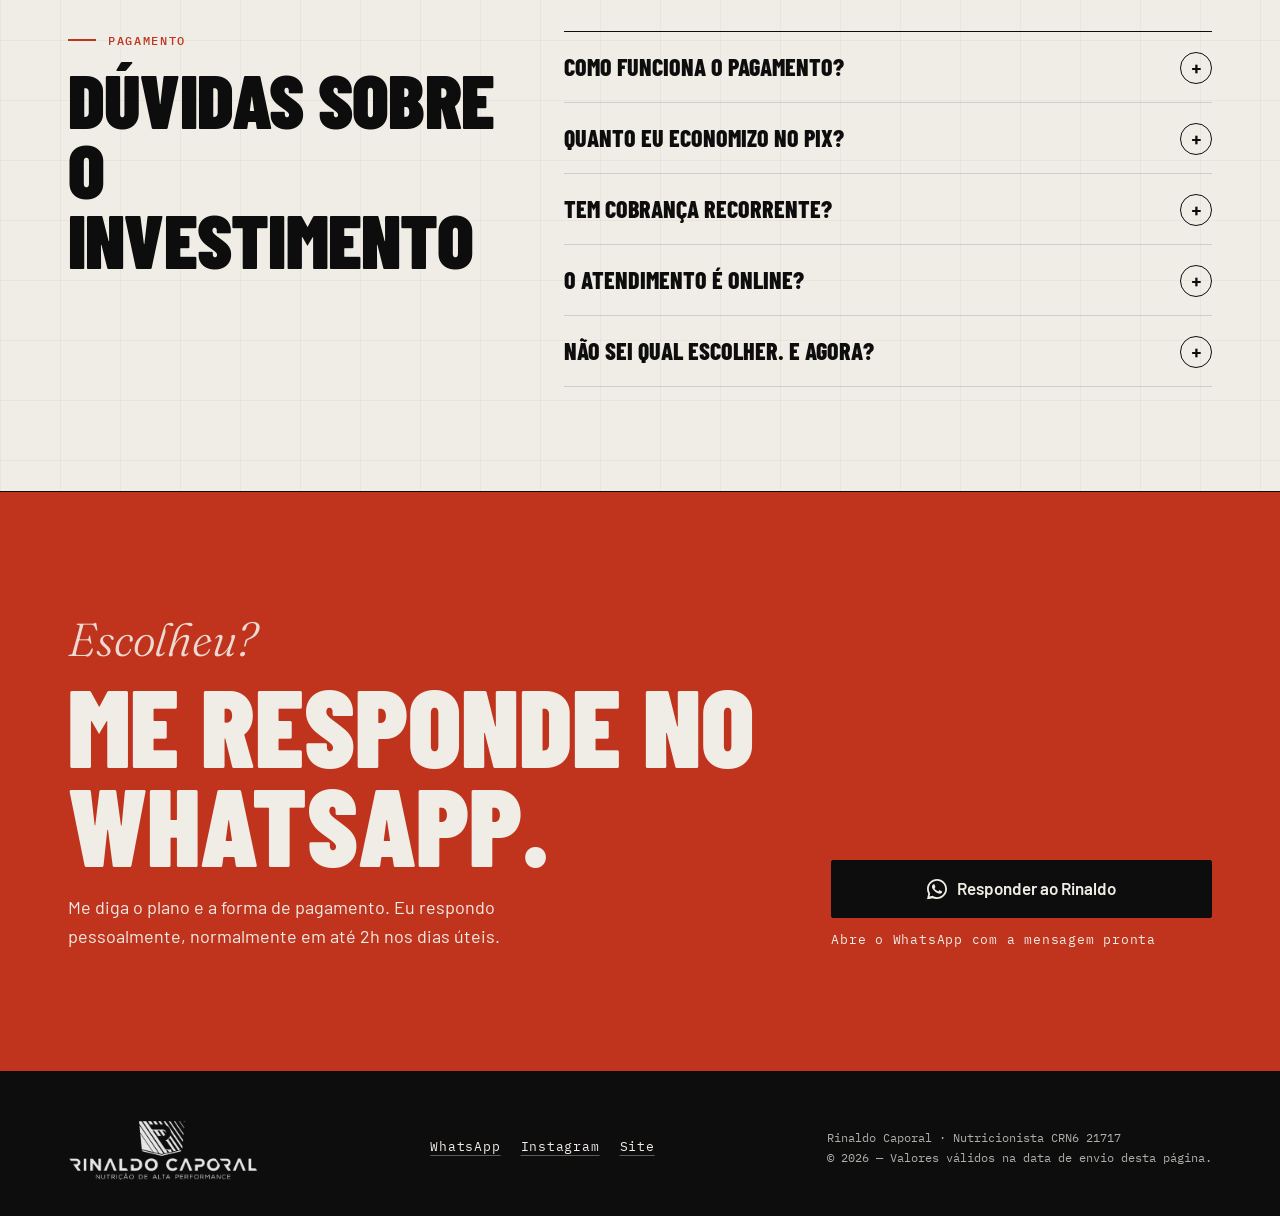
<file: planos/index.html>
<!DOCTYPE html>
<html lang="pt-BR">
<head>
<!-- Google Analytics (skipped on local previews) -->
<script>
  window.dataLayer = window.dataLayer || [];
  function gtag(){dataLayer.push(arguments);}
  if (!/^(localhost|127\.0\.0\.1|\[::1\])$/.test(location.hostname)) {
    var ga = document.createElement('script');
    ga.async = true;
    ga.src = 'https://www.googletagmanager.com/gtag/js?id=G-R4N3ZX12YW';
    document.head.appendChild(ga);
    gtag('js', new Date());
    gtag('config', 'G-R4N3ZX12YW');
  }
</script>

<meta charset="UTF-8">
<meta name="viewport" content="width=device-width, initial-scale=1, viewport-fit=cover">
<title>Planos e investimento — Rinaldo Caporal, Nutricionista</title>
<meta name="description" content="Formatos de acompanhamento nutricional com Rinaldo Caporal: Diagnóstico, Trimestral e Semestral VIP. Valores, formas de pagamento e o que está incluso.">
<meta name="robots" content="noindex, nofollow">
<meta name="theme-color" content="#0D0D0D">

<meta property="og:type" content="website">
<meta property="og:locale" content="pt_BR">
<meta property="og:site_name" content="Rinaldo Caporal">
<meta property="og:title" content="Planos e investimento — Rinaldo Caporal">
<meta property="og:description" content="Diagnóstico, Trimestral e Semestral VIP: valores, formas de pagamento e o que está incluso em cada formato.">
<meta property="og:url" content="https://www.rinaldocaporal.com.br/planos/">
<meta property="og:image" content="https://www.rinaldocaporal.com.br/img/og-planos.jpg">
<meta property="og:image:width" content="1200">
<meta property="og:image:height" content="630">
<meta name="twitter:card" content="summary_large_image">
<meta name="twitter:image" content="https://www.rinaldocaporal.com.br/img/og-planos.jpg">

<link rel="icon" type="image/png" sizes="32x32" href="../img/favicon-32.png">
<link rel="apple-touch-icon" href="../img/apple-touch-icon.png">
<link rel="preconnect" href="https://fonts.googleapis.com">
<link rel="preconnect" href="https://fonts.gstatic.com" crossorigin>
<link href="https://fonts.googleapis.com/css2?family=Barlow:wght@400;500;600&family=Barlow+Condensed:ital,wght@0,700;0,800;0,900;1,700&family=IBM+Plex+Mono:wght@400;500&family=Fraunces:ital,wght@1,300;1,700&display=swap" rel="stylesheet">
<link rel="stylesheet" href="../styles.css?v=9">
<script>document.documentElement.classList.add('js');</script>
</head>
<body>

<a class="sr-only" href="#conteudo">Pular para o conteúdo</a>

<header class="header">
  <div class="wrap">
    <a href="../" class="brand" aria-label="Rinaldo Caporal — site">Rinaldo Caporal <small>AL</small></a>
    <a class="btn btn--wa header-cta" data-wa="planos_header" href="https://wa.me/5582988458845?text=Oi%20Rinaldo%21%20Vi%20os%20planos%20e%20fiquei%20com%20uma%20d%C3%BAvida%3A%20" target="_blank" rel="noopener"><svg viewBox="0 0 24 24" aria-hidden="true"><use href="#ico-wa"/></svg>Tirar uma dúvida</a>
  </div>
</header>

<main id="conteudo" tabindex="-1">

<!-- ═══ INTRO ═══ -->
<section class="hero" id="topo" style="padding-top:calc(var(--header-h) + 40px);padding-bottom:48px">
  <div class="wrap">
    <p class="kicker">Formatos e investimento</p>
    <h1 class="hero-h1">
      <span class="serif-it">Seu próximo passo:</span>
      <span class="big">Escolha<br>seu plano.</span>
    </h1>
    <div class="note" id="heroCtas">
      <img src="../img/rinaldo-480.webp" width="56" height="56" alt="Rinaldo Caporal">
      <p><strong>Ficou em dúvida entre dois?</strong> Me conta seu objetivo que eu te digo qual faz mais sentido para você. — Rinaldo</p>
    </div>
  </div>
</section>

<!-- ═══ PLANOS ═══ -->
<section class="section" id="formatos" style="padding-top:48px">
  <div class="wrap">
    <div class="plans-wrap">
    <div class="plan-tabs" aria-label="Ir para o plano">
      <button type="button" hidden aria-current="false" data-target="plano-diagnostico">Diagnóstico</button>
      <button type="button" hidden aria-current="false" data-target="plano-trimestral">Trimestral</button>
      <button type="button" hidden aria-current="true" data-target="plano-vip" data-vip>VIP ★</button>
    </div>

    <div class="rail plans" id="plansRail">
      <article class="plan" id="plano-diagnostico" aria-label="Plano Diagnóstico">
        <div class="plan-head">
          <p class="plan-badge">1 mês · Para quem quer clareza</p>
          <h2 class="plan-name">Diagnóstico</h2>
          <p class="plan-tagline">Para quem quer parar de adivinhar. Um diagnóstico honesto, um ponto de partida claro — e nenhum achismo.</p>
        </div>
        <div class="plan-price">
          <p class="price"><small>R$</small>650</p>
          <p class="price-card">Pagamento único · Pix ou cartão</p>
          <p class="price-day">≈ R$ 21 por dia</p>
        </div>
        <ul class="plan-features">
          <li>Consulta de 60–90 min para mapear tudo</li>
          <li>1 mês de acompanhamento — sem ficar perdido entre consultas</li>
          <li>Revisão quinzenal — sem esperar 1 mês para ajustar</li>
          <li>Plataforma Health Compass inclusa</li>
        </ul>
        <div class="plan-cta"><a class="btn btn--ghost btn--block" data-wa="escolheu_diagnostico" href="https://wa.me/5582988458845?text=Oi%20Rinaldo%21%20Vi%20os%20planos%20e%20escolhi%20o%20Diagn%C3%B3stico.%0APrefiro%20pagar%20no%3A%20%28Pix%20%2F%20cart%C3%A3o%29" target="_blank" rel="noopener">Quero o Diagnóstico</a></div>
      </article>

      <article class="plan" id="plano-trimestral" aria-label="Plano Trimestral">
        <div class="plan-head">
          <p class="plan-badge">3 meses · Para quem quer mudar o corpo</p>
          <h2 class="plan-name">Trimestral</h2>
          <p class="plan-tagline">O tempo mínimo para mudar composição corporal com consistência. Não tem atalho — mas tem método.</p>
        </div>
        <div class="plan-price">
          <p class="price"><small>R$</small>1.300</p>
          <p class="price-pix">no Pix · economia de R$ 98</p>
          <p class="price-card">ou 3× de R$ 466 no cartão</p>
          <p class="price-day">≈ R$ 14 por dia</p>
        </div>
        <ul class="plan-features">
          <li>2 consultas — sem depender de 1 olhada por trimestre</li>
          <li>3 meses de acompanhamento — sem largar na metade do processo</li>
          <li>Revisão semanal — ajuste antes de você sentir o problema</li>
          <li>Plataforma Health Compass inclusa</li>
        </ul>
        <div class="plan-cta"><a class="btn btn--solid btn--block" data-wa="escolheu_trimestral" href="https://wa.me/5582988458845?text=Oi%20Rinaldo%21%20Vi%20os%20planos%20e%20escolhi%20o%20Trimestral.%0APrefiro%20pagar%20no%3A%20%28Pix%20%2F%20cart%C3%A3o%29" target="_blank" rel="noopener">Quero o Trimestral</a></div>
      </article>

      <article class="plan plan--vip" id="plano-vip" aria-label="Plano Semestral VIP">
        <div class="plan-head">
          <p class="plan-badge">★ 6 meses · A escolha dos campeões</p>
          <h2 class="plan-name">Semestral VIP</h2>
          <p class="plan-tagline">Para quem quer chegar lá — e nunca mais voltar ao ponto de partida. Resultado construído para durar, com suporte de elite.</p>
        </div>
        <div class="plan-price">
          <p class="price"><small>R$</small>2.350</p>
          <p class="price-pix">no Pix · economia de R$ 248</p>
          <p class="price-card">ou 6× de R$ 433 no cartão</p>
          <p class="price-day">≈ R$ 13 por dia — o menor custo diário</p>
        </div>
        <div class="vip-perk">
          <strong>Acesso direto on-demand</strong>
          <span>3 videochamadas sem agenda — você me chama quando precisar, não quando a agenda permitir.</span>
        </div>
        <ul class="plan-features">
          <li>3 consultas em 6 meses de acompanhamento</li>
          <li>Revisão semanal — sem ficar sozinho em nenhuma semana</li>
          <li>Análise avançada de treino integrada à nutrição</li>
          <li>Bônus de renovação de R$ 500 — para quem continua</li>
          <li>Plataforma Health Compass inclusa</li>
        </ul>
        <div class="plan-cta"><a class="btn btn--red btn--block" data-wa="escolheu_vip" href="https://wa.me/5582988458845?text=Oi%20Rinaldo%21%20Vi%20os%20planos%20e%20escolhi%20o%20Semestral%20VIP.%0APrefiro%20pagar%20no%3A%20%28Pix%20%2F%20cart%C3%A3o%29" target="_blank" rel="noopener">Quero o Semestral VIP</a></div>
      </article>
    </div>
    </div>
    <div class="rail-hint" style="justify-content:flex-end"><span class="swipe-note" aria-hidden="true">← Deslize para comparar →</span></div>
  </div>
</section>

<!-- ═══ COMPARATIVO ═══ -->
<section class="section" id="comparativo">
  <div class="wrap">
    <div class="section-head">
      <div>
        <p class="kicker">Lado a lado</p>
        <h2 class="h2">O que está <em>incluso</em></h2>
      </div>
      <p class="lead">Quanto mais tempo de acompanhamento, mais ajustes eu faço — <strong>e menor o seu custo por dia.</strong></p>
    </div>

    <div class="compare-wrap">
      <table class="compare">
        <colgroup><col class="c-label"><col><col><col></colgroup>
        <thead>
          <tr><th scope="col"><span class="sr-only">Item</span></th><th scope="col">Diagnós&shy;tico</th><th scope="col">Trimestral</th><th scope="col" class="is-vip">VIP</th></tr>
        </thead>
        <tbody>
          <tr><th scope="row">Duração</th><td>1 mês</td><td>3 meses</td><td class="is-vip">6 meses</td></tr>
          <tr><th scope="row">Consultas</th><td>1</td><td>2</td><td class="is-vip">3</td></tr>
          <tr><th scope="row">Revisões</th><td>Quinzenal</td><td>Semanal</td><td class="is-vip">Semanal</td></tr>
          <tr><th scope="row">Health Compass</th><td class="yes">✓</td><td class="yes">✓</td><td class="is-vip yes">✓</td></tr>
          <tr><th scope="row">Vídeo on-demand</th><td class="no">—</td><td class="no">—</td><td class="is-vip">3 extras</td></tr>
          <tr><th scope="row">Análise de treino</th><td class="no">—</td><td class="no">—</td><td class="is-vip yes">✓</td></tr>
          <tr><th scope="row">Bônus de renovação</th><td class="no">—</td><td class="no">—</td><td class="is-vip">R$ 500</td></tr>
        </tbody>
        <tfoot>
          <tr><td style="font-family:var(--mono);font-size:12px;font-weight:500;color:var(--text-muted)">No Pix</td><td>R$ 650<small>R$ 21/dia</small></td><td>R$ 1.300<small>R$ 14/dia</small></td><td class="is-vip">R$ 2.350<small>R$ 13/dia</small></td></tr>
        </tfoot>
      </table>
    </div>
  </div>
</section>

<!-- ═══ DEPOIS DO PAGAMENTO ═══ -->
<section class="section" id="proximos-passos">
  <div class="wrap">
    <div class="section-head">
      <div>
        <p class="kicker">Depois que você escolher</p>
        <h2 class="h2">Como a gente <em>começa</em></h2>
      </div>
    </div>
    <ol class="steps">
      <li class="step">
        <span class="step-n">01</span>
        <h3>Você me responde</h3>
        <p>Me diz o plano escolhido e se prefere Pix ou cartão. Eu te envio os dados de pagamento ali mesmo, no WhatsApp.</p>
      </li>
      <li class="step">
        <span class="step-n">02</span>
        <h3>Agendamos sua consulta</h3>
        <p>Com o pagamento confirmado, marcamos a consulta por videochamada no horário que encaixar na sua agenda.</p>
      </li>
      <li class="step">
        <span class="step-n">03</span>
        <h3>Começa o acompanhamento</h3>
        <p>Você recebe seu protocolo e passa a fazer os check-ins semanais pela plataforma Health Compass — e eu ajusto o plano a cada nova leitura.</p>
      </li>
    </ol>
  </div>
</section>

<!-- ═══ FAQ PAGAMENTO ═══ -->
<section class="section" id="faq">
  <div class="wrap faq-layout">
    <div>
      <div class="section-head" style="display:block">
        <p class="kicker">Pagamento</p>
        <h2 class="h2">Dúvidas sobre o investimento</h2>
      </div>
    </div>
    <div>
      <div class="faq" id="faqList">
        <details class="faq-item">
          <summary>Como funciona o pagamento? <span class="toggle-ico" aria-hidden="true">+</span></summary>
          <p>O pagamento é feito no início do plano: à vista no Pix, com desconto, ou parcelado no cartão de crédito (3× no Trimestral e 6× no Semestral VIP). <strong>Eu te envio os dados direto no WhatsApp.</strong></p>
        </details>
        <details class="faq-item">
          <summary>Quanto eu economizo no Pix? <span class="toggle-ico" aria-hidden="true">+</span></summary>
          <p>No Trimestral, R$ 98 (R$ 1.300 no Pix contra 3× R$ 466 no cartão). No Semestral VIP, R$ 248 (R$ 2.350 no Pix contra 6× R$ 433 no cartão).</p>
        </details>
        <details class="faq-item">
          <summary>Tem cobrança recorrente? <span class="toggle-ico" aria-hidden="true">+</span></summary>
          <p>Não. Não existe cobrança mensal automática: <strong>cada renovação é uma decisão sua</strong>, tomada depois de ver os seus dados de evolução.</p>
        </details>
        <details class="faq-item">
          <summary>O atendimento é online? <span class="toggle-ico" aria-hidden="true">+</span></summary>
          <p>Sim, 100% online, para todo o Brasil: consultas por videochamada e check-ins semanais pela plataforma Health Compass, no WhatsApp.</p>
        </details>
        <details class="faq-item">
          <summary>Não sei qual escolher. E agora? <span class="toggle-ico" aria-hidden="true">+</span></summary>
          <p>Se o seu objetivo é mudar a composição corporal, 3 meses é o tempo mínimo para ver isso com consistência. Se quer um resultado que dure e suporte direto comigo, o Semestral VIP é o mais completo — e o de menor custo por dia. <strong>Na dúvida, me chama que eu te ajudo a decidir.</strong></p>
        </details>
      </div>
    </div>
  </div>
</section>

<!-- ═══ CTA FINAL ═══ -->
<section class="final" id="final">
  <div class="wrap">
    <div>
      <h2 class="final-title"><em>Escolheu?</em>Me responde no WhatsApp.</h2>
      <p class="final-sub">Me diga o plano e a forma de pagamento. Eu respondo pessoalmente, normalmente em até 2h nos dias úteis.</p>
    </div>
    <div class="final-actions">
      <a class="btn btn--solid" data-wa="planos_final" href="https://wa.me/5582988458845?text=Oi%20Rinaldo%21%20Vi%20os%20planos%20e%20escolhi%20o%20plano%3A%20%0APrefiro%20pagar%20no%3A%20%28Pix%20%2F%20cart%C3%A3o%29" target="_blank" rel="noopener"><svg viewBox="0 0 24 24" aria-hidden="true"><use href="#ico-wa"/></svg>Responder ao Rinaldo</a>
      <p class="final-note">Abre o WhatsApp com a mensagem pronta</p>
    </div>
  </div>
</section>

</main>

<footer class="footer">
  <div class="wrap">
    <img class="footer-logo" src="../img/logo-rc.webp" width="480" height="186" loading="lazy" alt="Rinaldo Caporal — Nutrição de Alta Performance">
    <nav class="footer-links" aria-label="Contato">
      <a data-wa="planos_footer" href="https://wa.me/5582988458845?text=Oi%20Rinaldo%21%20Vi%20os%20planos%20e%20fiquei%20com%20uma%20d%C3%BAvida%3A%20" target="_blank" rel="noopener">WhatsApp</a>
      <a href="https://instagram.com/rinaldocaporal" target="_blank" rel="noopener" data-ig="planos_footer">Instagram</a>
      <a href="../">Site</a>
    </nav>
    <small>Rinaldo Caporal · Nutricionista CRN6 21717<br>© <span id="year">2026</span> — Valores válidos na data de envio desta página.</small>
  </div>
</footer>

<div class="action-bar" id="actionBar">
  <a class="btn btn--wa" data-wa="planos_barra_mobile" href="https://wa.me/5582988458845?text=Oi%20Rinaldo%21%20Vi%20os%20planos%20e%20escolhi%20o%20plano%3A%20%0APrefiro%20pagar%20no%3A%20%28Pix%20%2F%20cart%C3%A3o%29" target="_blank" rel="noopener">
    <svg viewBox="0 0 24 24" aria-hidden="true"><use href="#ico-wa"/></svg>Escolhi meu plano
  </a>
</div>

<a class="wa-float" data-wa="planos_flutuante" href="https://wa.me/5582988458845?text=Oi%20Rinaldo%21%20Vi%20os%20planos%20e%20fiquei%20com%20uma%20d%C3%BAvida%3A%20" target="_blank" rel="noopener" aria-label="Falar com Rinaldo no WhatsApp">
  <svg viewBox="0 0 24 24" aria-hidden="true"><use href="#ico-wa"/></svg>
</a>

<svg width="0" height="0" style="position:absolute" aria-hidden="true">
  <symbol id="ico-wa" viewBox="0 0 24 24"><path d="M17.472 14.382c-.297-.149-1.758-.867-2.03-.967-.273-.099-.471-.148-.67.15-.197.297-.767.966-.94 1.164-.173.199-.347.223-.644.075-.297-.15-1.255-.463-2.39-1.475-.883-.788-1.48-1.761-1.653-2.059-.173-.297-.018-.458.13-.606.134-.133.298-.347.446-.52.149-.174.198-.298.298-.497.099-.198.05-.371-.025-.52-.075-.149-.669-1.612-.916-2.207-.242-.579-.487-.5-.669-.51-.173-.008-.371-.01-.57-.01-.198 0-.52.074-.792.372-.272.297-1.04 1.016-1.04 2.479 0 1.462 1.065 2.875 1.213 3.074.149.198 2.096 3.2 5.077 4.487.709.306 1.262.489 1.694.625.712.227 1.36.195 1.871.118.571-.085 1.758-.719 2.006-1.413.248-.694.248-1.289.173-1.413-.074-.124-.272-.198-.57-.347z"/><path d="M12 0C5.373 0 0 5.373 0 12c0 2.123.553 4.116 1.52 5.845L.057 23.854a.5.5 0 00.61.61l6.01-1.463A11.938 11.938 0 0012 24c6.627 0 12-5.373 12-12S18.627 0 12 0zm0 21.818a9.797 9.797 0 01-5.002-1.374l-.359-.213-3.718.905.92-3.619-.234-.372A9.797 9.797 0 012.182 12C2.182 6.57 6.57 2.182 12 2.182S21.818 6.57 21.818 12 17.43 21.818 12 21.818z"/></symbol>
</svg>

<script src="../script.js?v=7" defer></script>
</body>
</html>
</file>
<file: styles.css>
/* ═══════════════════════════════════════════════════════
   RINALDO CAPORAL — styles (mobile-first)
   Breakpoints: 640px (tablet) · 960px (desktop)
═══════════════════════════════════════════════════════ */

/* ─── Tokens ─── */
:root {
  --ink: #0D0D0D;
  --ink-2: #1A1A1A;
  --paper: #F0EDE6;
  --cream: #E8E3D8;
  --red: #C0341D;
  --red-dark: #A02C18;
  --gold: #E8C97A;
  --green: #25D366;

  --text-muted: #4A4741;        /* 8.9:1 on paper */
  --text-soft: #5E5A53;         /* 6:1 on paper */
  --on-ink: rgba(240, 237, 230, .92);
  --on-ink-muted: rgba(240, 237, 230, .72);
  --line: rgba(13, 13, 13, .14);
  --line-ink: rgba(240, 237, 230, .14);

  --cond: 'Barlow Condensed', 'Arial Narrow', sans-serif;
  --sans: 'Barlow', system-ui, -apple-system, 'Segoe UI', sans-serif;
  --mono: 'IBM Plex Mono', ui-monospace, monospace;
  --serif: 'Fraunces', Georgia, serif;

  --gutter: 20px;
  --header-h: 56px;
  --bar-h: 72px;
  --maxw: 1240px;
  --radius: 2px;
}

/* ─── Reset ─── */
*, *::before, *::after { margin: 0; padding: 0; box-sizing: border-box; }
html { scroll-behavior: smooth; scroll-padding-top: calc(var(--header-h) + 8px); -webkit-text-size-adjust: 100%; }
body {
  background-color: var(--paper);
  background-image:
    linear-gradient(rgba(13,13,13,.04) 1px, transparent 1px),
    linear-gradient(90deg, rgba(13,13,13,.04) 1px, transparent 1px);
  background-size: 60px 60px;
  color: var(--ink);
  font-family: var(--sans);
  font-size: 17px;
  line-height: 1.6;
  overflow-x: hidden;
}
a { color: inherit; text-decoration: none; }
img { display: block; max-width: 100%; height: auto; }
button { font: inherit; color: inherit; background: none; border: 0; cursor: pointer; }
ul { list-style: none; }
:focus-visible { outline: 2px solid var(--red); outline-offset: 3px; }
.section--dark :focus-visible, .footer :focus-visible, .action-bar :focus-visible { outline-color: var(--gold); }
.final :focus-visible { outline-color: var(--paper); }
main:focus { outline: none; }
.sr-only { position: absolute; width: 1px; height: 1px; overflow: hidden; clip: rect(0 0 0 0); white-space: nowrap; }
a.sr-only:focus { position: fixed; top: 8px; left: 8px; width: auto; height: auto; clip: auto; z-index: 200; background: var(--ink); color: var(--paper); padding: 12px 16px; font-family: var(--mono); font-size: 13px; }

.wrap { width: 100%; max-width: var(--maxw); margin: 0 auto; padding: 0 var(--gutter); }

/* ─── Type helpers ─── */
.kicker {
  font-family: var(--mono);
  font-size: 12px;
  font-weight: 500;
  letter-spacing: .14em;
  text-transform: uppercase;
  color: var(--red);
  display: flex; align-items: center; gap: 12px;
}
.kicker::before { content: ''; width: 28px; height: 2px; background: currentColor; flex-shrink: 0; }
.h2 {
  font-family: var(--cond);
  font-weight: 900;
  font-size: clamp(40px, 11vw, 76px);
  line-height: .92;
  letter-spacing: -.01em;
  text-transform: uppercase;
  margin-top: 14px;
}
.h2 em, .serif-it {
  font-family: var(--serif);
  font-style: italic;
  font-weight: 300;
  text-transform: none;
  color: var(--red);
  letter-spacing: 0;
}
.lead { font-size: 18px; line-height: 1.6; color: var(--text-muted); }
.lead strong { color: var(--ink); font-weight: 600; }

/* ─── Sections ─── */
.section { padding: 64px 0; border-top: 1.5px solid var(--ink); position: relative; }
.section-head { margin-bottom: 32px; }
.section-head .lead { margin-top: 16px; max-width: 640px; }
.section--dark { background: var(--ink); color: var(--paper); border-top-color: var(--ink); }
.section--dark .lead { color: var(--on-ink-muted); }
.section--dark .lead strong { color: var(--paper); }

/* ─── Buttons ─── */
.btn {
  display: inline-flex; align-items: center; justify-content: center; gap: 10px;
  min-height: 54px;
  padding: 0 26px;
  font-family: var(--mono);
  font-size: 13px;
  font-weight: 500;
  letter-spacing: .12em;
  text-transform: uppercase;
  border: 1.5px solid var(--ink);
  border-radius: var(--radius);
  transition: background .2s, color .2s, border-color .2s, transform .15s;
  text-align: center;
}
.btn:active { transform: translateY(1px); }
.btn--solid { background: var(--ink); color: var(--paper); }
.btn--solid:hover { background: var(--red); border-color: var(--red); }
.btn--red { background: var(--red); border-color: var(--red); color: var(--paper); }
.btn--red:hover { background: var(--red-dark); border-color: var(--red-dark); }
.btn--ghost { background: transparent; color: var(--ink); }
.btn--ghost:hover { background: var(--ink); color: var(--paper); }
.btn--ghost-light { background: transparent; color: var(--paper); border-color: rgba(240,237,230,.5); }
.btn--ghost-light:hover { background: var(--paper); color: var(--ink); }
.btn--block { width: 100%; }
.btn svg { width: 20px; height: 20px; flex-shrink: 0; fill: currentColor; }

/* ═══════════════════════════════════════
   HEADER
═══════════════════════════════════════ */
.header {
  position: fixed; top: 0; left: 0; right: 0; z-index: 100;
  height: var(--header-h);
  background: rgba(240, 237, 230, .94);
  -webkit-backdrop-filter: saturate(1.4) blur(10px);
  backdrop-filter: saturate(1.4) blur(10px);
  border-bottom: 1.5px solid var(--ink);
}
.header .wrap { height: 100%; display: flex; align-items: center; justify-content: space-between; gap: 16px; }
.brand {
  font-family: var(--cond);
  font-weight: 900;
  font-size: 19px;
  letter-spacing: .16em;
  text-transform: uppercase;
  display: flex; align-items: baseline; gap: 8px;
  min-height: 48px; align-items: center;
}
.brand small { font-family: var(--mono); font-size: 11px; font-weight: 400; letter-spacing: .08em; color: var(--red); }
.nav { display: none; }
.header-cta { display: none; }
.menu-btn {
  width: 48px; height: 48px; margin-right: -12px;
  display: flex; flex-direction: column; align-items: center; justify-content: center; gap: 6px;
}
.menu-btn span { width: 24px; height: 2px; background: var(--ink); transition: transform .25s, opacity .25s; }
.menu-btn[aria-expanded="true"] span:nth-child(1) { transform: translateY(8px) rotate(45deg); }
.menu-btn[aria-expanded="true"] span:nth-child(2) { opacity: 0; }
.menu-btn[aria-expanded="true"] span:nth-child(3) { transform: translateY(-8px) rotate(-45deg); }

.mobile-menu {
  position: fixed; top: var(--header-h); left: 0; right: 0; bottom: 0; z-index: 99;
  background: var(--paper);
  padding: 12px var(--gutter) calc(32px + env(safe-area-inset-bottom));
  display: flex; flex-direction: column;
  transform: translateY(-8px); opacity: 0; visibility: hidden;
  transition: opacity .2s, transform .2s, visibility .2s;
  overflow-y: auto;
}
.mobile-menu.open { opacity: 1; transform: none; visibility: visible; }
.mobile-menu a:not(.btn) {
  font-family: var(--cond); font-weight: 800; font-size: 32px; text-transform: uppercase;
  padding: 12px 0; border-bottom: 1px solid var(--line);
  display: flex; justify-content: space-between; align-items: center;
}
.mobile-menu a:not(.btn)::after { content: '→'; font-family: var(--mono); font-size: 18px; color: var(--red); }
.mobile-menu .btn { margin-top: auto; }
body.menu-open { overflow: hidden; }

/* ═══════════════════════════════════════
   HERO
═══════════════════════════════════════ */
.hero { padding-top: calc(var(--header-h) + 28px); padding-bottom: 0; }
.hero-tag { font-size: 11px; }
.hero-h1 { margin-top: 18px; }
.hero-h1 .serif-it { display: block; font-size: clamp(26px, 7.4vw, 46px); line-height: 1.12; }
.hero-h1 .big {
  display: block;
  font-family: var(--cond); font-weight: 900; text-transform: uppercase;
  font-size: clamp(60px, 18.5vw, 132px); line-height: .88; letter-spacing: -.01em;
  margin-top: 6px;
}
.hero-photo {
  margin: 24px calc(var(--gutter) * -1) 0;
  position: relative;
  aspect-ratio: 5 / 4;
  overflow: hidden;
  border-top: 1.5px solid var(--ink);
  border-bottom: 1.5px solid var(--ink);
  background: var(--cream);
}
.hero-photo img { width: 100%; height: 100%; object-fit: cover; object-position: 50% 12%; }
.photo-label {
  position: absolute; left: 0; bottom: 0;
  background: var(--red); color: var(--paper);
  font-family: var(--mono); font-size: 11px; font-weight: 500; letter-spacing: .12em; text-transform: uppercase;
  padding: 8px 14px;
}
.hero-copy { padding: 28px 0 8px; }
.hero-desc { font-size: 18px; color: var(--text-muted); }
.hero-desc strong { color: var(--ink); font-weight: 600; }
.hero-btns { display: grid; gap: 12px; margin-top: 24px; }

.stats {
  display: grid; grid-template-columns: repeat(3, 1fr);
  border-top: 1.5px solid var(--ink);
  margin: 32px calc(var(--gutter) * -1) 0;
}
.stat { padding: 18px 12px; text-align: center; border-right: 1px solid var(--line); }
.stat:last-child { border-right: 0; }
.stat-n { font-family: var(--cond); font-weight: 900; font-size: 40px; line-height: 1; }
.stat-n sup { font-size: .5em; color: var(--red); vertical-align: top; position: relative; top: .1em; margin-left: 1px; }
.stat-l { font-family: var(--mono); font-size: 11px; letter-spacing: .06em; text-transform: uppercase; color: var(--text-soft); margin-top: 6px; line-height: 1.35; }

/* ─── Microcopy under CTAs ─── */
.micro { font-size: 14px; color: var(--text-soft); margin-top: 12px; line-height: 1.45; }
.micro::before { content: '● '; color: var(--green); font-size: 10px; vertical-align: 2px; }

/* ═══════════════════════════════════════
   COMO FUNCIONA
═══════════════════════════════════════ */
.steps { list-style: none; display: grid; gap: 0; border-top: 1.5px solid var(--ink); counter-reset: none; }
.step { display: grid; grid-template-columns: 52px 1fr; column-gap: 14px; padding: 22px 0; border-bottom: 1px solid var(--line); }
.step-n { grid-row: span 2; font-family: var(--cond); font-weight: 900; font-size: 40px; line-height: .9; color: var(--red); }
.step h3 { font-family: var(--cond); font-weight: 900; font-size: 24px; line-height: 1.05; text-transform: uppercase; }
.step p { font-size: 16px; color: var(--text-muted); margin-top: 6px; }
.cta-row { margin-top: 28px; }
.cta-row .btn { width: 100%; }

.price-from {
  display: inline-block;
  font-family: var(--mono); font-size: 13px; font-weight: 500; letter-spacing: .06em; text-transform: uppercase;
  border: 1.5px solid var(--ink); padding: 8px 12px; margin: 16px 0 14px;
}
.price-from strong { color: var(--red); font-weight: 500; }

/* ═══════════════════════════════════════
   ATHLETES (scroll-snap strip)
═══════════════════════════════════════ */
.rail {
  display: grid; grid-auto-flow: column;
  gap: 12px;
  overflow-x: auto; overscroll-behavior-x: contain;
  scroll-snap-type: x mandatory;
  scrollbar-width: none;
  padding: 0 var(--gutter) 4px;
  margin: 0 calc(var(--gutter) * -1);
  scroll-padding: 0 var(--gutter);
}
.rail::-webkit-scrollbar { display: none; }
.rail > * { scroll-snap-align: start; }

.athletes { grid-auto-columns: 46%; }
.athlete { background: var(--ink); color: var(--paper); border: 1.5px solid var(--ink); }
.athlete-img { aspect-ratio: 4 / 5; overflow: hidden; background: var(--ink-2); }
.athlete-img img { width: 100%; height: 100%; object-fit: cover; filter: grayscale(100%) contrast(1.05); transition: filter .4s, transform .5s; }
.athlete:hover .athlete-img img { filter: none; }
@media (max-width: 959px) { .athlete.is-active .athlete-img img { filter: none; } }
.athlete-info { padding: 12px 12px 14px; }
.athlete-name { font-family: var(--cond); font-weight: 800; font-size: 19px; line-height: 1.05; text-transform: uppercase; }
.athlete-title { font-family: var(--mono); font-size: 11px; letter-spacing: .04em; color: var(--gold); margin-top: 6px; line-height: 1.4; }

.rail-hint {
  display: flex; align-items: center; justify-content: space-between; gap: 12px;
  margin-top: 16px;
}
.dots { display: flex; gap: 6px; flex-wrap: wrap; }
.dots button { width: 28px; height: 32px; display: grid; place-items: center; }
.dots button::before { content: ''; width: 8px; height: 8px; border-radius: 50%; background: rgba(13,13,13,.22); transition: background .2s, width .2s; }
.dots button[aria-current="true"]::before { background: var(--red); width: 20px; border-radius: 4px; }
.section--dark .dots button::before { background: rgba(240,237,230,.3); }
.section--dark .dots button[aria-current="true"]::before { background: var(--gold); }
@media (max-width: 399px) { .swipe-note { display: none; } }
.swipe-note { font-family: var(--mono); font-size: 11px; letter-spacing: .12em; text-transform: uppercase; color: var(--text-soft); white-space: nowrap; }

/* ═══════════════════════════════════════
   METHOD
═══════════════════════════════════════ */
.method-pull {
  font-family: var(--cond); font-weight: 700; font-style: italic;
  font-size: 24px; line-height: 1.25;
  border-left: 3px solid var(--red);
  padding-left: 16px;
  margin-bottom: 20px;
}
.method-pull em { font-style: italic; color: var(--red); }
.principles { margin-top: 32px; border-top: 1.5px solid var(--ink); }
.principle { border-bottom: 1px solid var(--line); }
.principle summary {
  list-style: none; cursor: pointer;
  display: grid; grid-template-columns: auto 1fr auto; gap: 14px; align-items: start;
  padding: 20px 0;
  min-height: 64px;
}
.principle summary::-webkit-details-marker { display: none; }
.p-num { font-family: var(--cond); font-weight: 900; font-size: 34px; line-height: .9; color: var(--red); min-width: 40px; }
.p-tag { font-family: var(--mono); font-size: 11px; letter-spacing: .14em; text-transform: uppercase; color: var(--text-soft); display: block; }
.p-title { font-family: var(--cond); font-weight: 900; font-size: 26px; line-height: 1; text-transform: uppercase; display: block; margin-top: 4px; }
.p-sum { display: block; font-size: 16px; color: var(--text-muted); margin-top: 8px; line-height: 1.5; }
.toggle-ico {
  width: 32px; height: 32px; border: 1.5px solid var(--ink); border-radius: 50%;
  display: grid; place-items: center; flex-shrink: 0; margin-top: 2px;
  font-family: var(--mono); font-size: 18px; line-height: 1;
  transition: transform .25s, background .2s, color .2s;
}
details[open] > summary .toggle-ico { transform: rotate(45deg); background: var(--ink); color: var(--paper); }
.p-body { padding: 0 0 22px 54px; color: var(--text-muted); font-size: 16px; }

/* ═══════════════════════════════════════
   PARA QUEM
═══════════════════════════════════════ */
.quote {
  font-family: var(--serif); font-style: italic; font-weight: 300;
  font-size: clamp(24px, 6.4vw, 36px); line-height: 1.35;
  color: var(--on-ink);
}
.quote strong { font-weight: 700; color: var(--gold); }
.quote-by { font-family: var(--mono); font-size: 12px; letter-spacing: .14em; text-transform: uppercase; color: var(--on-ink-muted); margin-top: 20px; }
.fit-grid { display: grid; gap: 12px; margin-top: 36px; }
.fit-card { border: 1px solid var(--line-ink); padding: 22px 20px; }
.fit-card h3 { font-family: var(--cond); font-weight: 900; font-size: 20px; text-transform: uppercase; letter-spacing: .04em; margin-bottom: 12px; }
.fit-card--yes h3 { color: var(--gold); }
.fit-card--no h3 { color: #F08C78; }
.fit-card li { display: flex; gap: 12px; padding: 8px 0; color: var(--on-ink); font-size: 16px; line-height: 1.45; border-top: 1px solid var(--line-ink); }
.fit-card li:first-child { border-top: 0; }
.fit-card li::before { font-family: var(--mono); font-weight: 500; flex-shrink: 0; }
.fit-card--yes li::before { content: '✓'; color: var(--gold); }
.fit-card--no li::before { content: '✗'; color: #F08C78; }
.fit-card--no li { color: var(--on-ink-muted); }
.scarcity {
  margin-top: 12px; padding: 22px 20px;
  background: rgba(232, 201, 122, .08); border: 1px solid rgba(232, 201, 122, .3);
  display: grid; gap: 16px;
}
.scarcity p { color: var(--on-ink); font-size: 16px; }
.scarcity strong { color: var(--gold); font-weight: 600; }

/* ═══════════════════════════════════════
   PRICING
═══════════════════════════════════════ */
.plan-tabs {
  display: grid; grid-template-columns: repeat(3, 1fr);
  border: 1.5px solid var(--ink);
  margin-bottom: 16px;
  position: sticky; top: calc(var(--header-h) + 8px); z-index: 5;
  background: var(--paper);
}
.plan-tabs button {
  min-height: 48px; padding: 6px 4px;
  font-family: var(--mono); font-size: 12px; font-weight: 500; letter-spacing: .06em; text-transform: uppercase;
  border-right: 1px solid var(--ink);
  transition: background .2s, color .2s;
}
.plan-tabs button:last-child { border-right: 0; }
.plan-tabs button[aria-current="true"] { background: var(--ink); color: var(--paper); }
.plan-tabs button[data-vip][aria-current="true"] { background: var(--red); }
.plan-tabs:not(:has(button:not([hidden]))) { display: none; }

.plans { grid-auto-columns: 88%; align-items: start; }
.plan {
  border: 1.5px solid var(--ink);
  background: var(--paper);
  display: flex; flex-direction: column;
}
.plan-head { padding: 24px 22px 18px; border-bottom: 1px solid var(--line); }
.plan-badge { font-family: var(--mono); font-size: 11px; font-weight: 500; letter-spacing: .14em; text-transform: uppercase; color: var(--red); }
.plan-name { font-family: var(--cond); font-weight: 900; font-size: 34px; line-height: 1; text-transform: uppercase; margin-top: 8px; }
.plan-tagline { font-size: 15px; color: var(--text-muted); margin-top: 8px; line-height: 1.5; }
.vip-perk { margin: 16px 22px 0; padding: 14px 16px; border: 1px solid rgba(232,201,122,.45); background: rgba(232,201,122,.1); }
.vip-perk strong { display: block; font-family: var(--cond); font-weight: 800; font-size: 18px; text-transform: uppercase; color: var(--gold); }
.vip-perk span { font-size: 15px; color: var(--on-ink); line-height: 1.45; display: block; margin-top: 4px; }
.plan-features { padding: 10px 22px 6px; flex: 1; }
.plan-features li { display: flex; gap: 10px; padding: 10px 0; font-size: 15px; line-height: 1.45; border-bottom: 1px solid var(--line); }
.plan-features li:last-child { border-bottom: 0; }
.plan-features li::before { content: '→'; color: var(--red); font-family: var(--mono); flex-shrink: 0; }
.plan-cta { padding: 16px 22px 22px; }
.plan-cta .btn { font-family: var(--sans); font-size: 17px; font-weight: 600; letter-spacing: 0; text-transform: none; }

.plan--vip { background: var(--ink); color: var(--paper); }
.plan--vip .plan-head, .plan--vip .plan-features li { border-color: var(--line-ink); }
.plan--vip .plan-badge { color: var(--gold); }
.plan--vip .plan-tagline { color: var(--on-ink-muted); }
.plan--vip .plan-features li::before { color: var(--gold); }

.pricing-foot { display: grid; gap: 20px; margin-top: 28px; }
.callout { border-left: 3px solid var(--red); background: rgba(192,52,29,.06); padding: 16px 18px; font-size: 16px; color: var(--text-muted); }
.callout strong { color: var(--ink); font-weight: 600; }

/* ═══════════════════════════════════════
   PLANOS PAGE (/planos/) — prices & comparison
═══════════════════════════════════════ */
.plan-price { padding: 18px 22px; border-bottom: 1px solid var(--line); }
.price { font-family: var(--cond); font-weight: 900; font-size: 58px; line-height: 1; letter-spacing: -.01em; }
.price small { font-size: 22px; margin-right: 2px; vertical-align: top; position: relative; top: 8px; }
.price-pix { display: inline-block; margin-top: 10px; background: var(--red); color: var(--paper); font-family: var(--mono); font-size: 12px; font-weight: 500; letter-spacing: .04em; padding: 4px 8px; }
.price-card { font-size: 15px; color: var(--text-muted); margin-top: 8px; }
.price-day { font-family: var(--mono); font-size: 13px; font-weight: 500; color: var(--red); margin-top: 6px; }
.plan--vip .plan-price { border-color: var(--line-ink); }
.plan--vip .price-pix { background: var(--gold); color: var(--ink); }
.plan--vip .price-card { color: var(--on-ink-muted); }
.plan--vip .price-day { color: var(--gold); }

.note { display: grid; grid-template-columns: 56px 1fr; gap: 14px; align-items: center; margin-top: 24px; padding: 14px 16px; border: 1.5px solid var(--ink); background: var(--paper); }
.note img { width: 56px; height: 56px; border-radius: 50%; object-fit: cover; object-position: 50% 15%; }
.note p { font-size: 15px; line-height: 1.45; color: var(--text-muted); }
.note strong { color: var(--ink); font-weight: 600; }

.compare-wrap { overflow-x: auto; margin: 0 calc(var(--gutter) * -1); padding: 0 var(--gutter); }
.compare { width: 100%; border-collapse: collapse; font-size: 14px; table-layout: fixed; }
.compare col.c-label { width: 34%; }
.compare th, .compare td { padding: 12px 4px; border-bottom: 1px solid var(--line); text-align: center; vertical-align: middle; line-height: 1.35; }
.compare th:first-child, .compare td:first-child { text-align: left; padding-left: 0; color: var(--text-muted); }
.compare thead th { font-family: var(--cond); font-weight: 900; font-size: 15px; letter-spacing: .01em; text-transform: uppercase; border-bottom: 1.5px solid var(--ink); color: var(--ink); }
.compare thead th.is-vip { background: var(--ink); color: var(--gold); }
.compare td.is-vip { background: rgba(13,13,13,.04); font-weight: 600; }
.compare .yes { color: var(--red); font-weight: 600; }
.compare .no { color: var(--text-soft); }
.compare tfoot td { font-family: var(--cond); font-weight: 900; font-size: 18px; border-bottom: 0; padding-top: 18px; }
.compare tfoot td small { display: block; font-family: var(--mono); font-size: 11px; font-weight: 500; color: var(--red); margin-top: 4px; white-space: nowrap; letter-spacing: -.02em; }

@media (min-width: 960px) {
  .compare { font-size: 16px; }
  .compare th, .compare td { padding: 14px 10px; }
  .compare thead th { font-size: 20px; }
  .compare tfoot td { font-size: 22px; }
  .compare-wrap { margin: 0; padding: 0; overflow: visible; }
  .note { max-width: 560px; }
}

/* ═══════════════════════════════════════
   INSTAGRAM BAND
═══════════════════════════════════════ */
.ig-band { display: grid; grid-template-columns: auto 1fr; gap: 16px 18px; align-items: center; }
.ig-avatar { width: 76px; height: 76px; border-radius: 50%; overflow: hidden; padding: 3px; background: linear-gradient(45deg, #F9CE34, #EE2A7B, #6228D7); }
.ig-avatar img { width: 100%; height: 100%; object-fit: cover; object-position: 50% 15%; border-radius: 50%; border: 3px solid var(--ink); }
.ig-handle { font-family: var(--cond); font-weight: 900; font-size: 30px; line-height: 1; text-transform: uppercase; }
.ig-sub { font-size: 15px; color: var(--on-ink-muted); margin-top: 4px; line-height: 1.45; }
.ig-band .btn { grid-column: 1 / -1; }

/* ═══════════════════════════════════════
   FAQ
═══════════════════════════════════════ */
.faq { border-top: 1.5px solid var(--ink); }
.faq-item { border-bottom: 1px solid var(--line); }
.faq-item summary {
  list-style: none; cursor: pointer;
  display: flex; justify-content: space-between; align-items: center; gap: 16px;
  padding: 18px 0; min-height: 64px;
  font-family: var(--cond); font-weight: 800; font-size: 21px; line-height: 1.15; text-transform: uppercase;
}
.faq-item summary::-webkit-details-marker { display: none; }
.faq-item p { padding: 0 0 22px; color: var(--text-muted); font-size: 16px; }
.faq-item p strong { color: var(--ink); font-weight: 600; }
.faq-more { margin-top: 24px; font-size: 16px; color: var(--text-muted); }
.faq-more a { color: var(--red); font-weight: 600; text-decoration: underline; text-underline-offset: 3px; }
.faq-aside { display: none; }

/* ═══════════════════════════════════════
   ABOUT
═══════════════════════════════════════ */
.about-top { display: grid; grid-template-columns: 38% 1fr; gap: 18px; align-items: end; }
.about-photo { position: relative; aspect-ratio: 4 / 5; overflow: hidden; border: 1.5px solid var(--line-ink); }
.about-photo img { width: 100%; height: 100%; object-fit: cover; object-position: 50% 15%; filter: grayscale(100%); }
.about-id .crn { font-family: var(--mono); font-size: 12px; letter-spacing: .1em; text-transform: uppercase; color: var(--gold); margin-top: 10px; line-height: 1.5; }
.about-bio { margin-top: 24px; font-size: 17px; color: var(--on-ink-muted); }
.about-bio strong { color: var(--paper); font-weight: 600; }
.about-bio p + p { margin-top: 14px; }
.tags { display: flex; flex-wrap: wrap; gap: 8px; margin-top: 22px; }
.tag { font-family: var(--mono); font-size: 12px; letter-spacing: .06em; text-transform: uppercase; padding: 6px 10px; border: 1px solid var(--line-ink); color: var(--on-ink); }
.creds { margin-top: 32px; border-top: 1px solid var(--line-ink); }
.creds > details { border-bottom: 1px solid var(--line-ink); }
.creds summary {
  list-style: none; cursor: pointer;
  display: flex; justify-content: space-between; align-items: center; gap: 16px;
  padding: 16px 0; min-height: 60px;
  font-family: var(--cond); font-weight: 800; font-size: 22px; text-transform: uppercase;
}
.creds summary::-webkit-details-marker { display: none; }
.creds .toggle-ico { border-color: rgba(240,237,230,.6); }
.creds details[open] > summary .toggle-ico { background: var(--paper); color: var(--ink); }
.cred { display: grid; grid-template-columns: 56px 1fr; gap: 12px; padding: 12px 0; border-top: 1px solid var(--line-ink); }
.cred:first-child { border-top: 0; }
.cred-year { font-family: var(--mono); font-size: 13px; font-weight: 500; color: var(--red); padding-top: 3px; }
.section--dark .cred-year { color: #F08C78; }
.cred-name { font-family: var(--cond); font-weight: 800; font-size: 18px; text-transform: uppercase; line-height: 1.15; }
.cred-detail { font-size: 15px; color: var(--on-ink-muted); margin-top: 2px; line-height: 1.45; }
.cred-list { padding-bottom: 16px; }
.areas { display: grid; gap: 10px; padding-bottom: 18px; }
.area { border: 1px solid var(--line-ink); padding: 16px; }
.area-k { font-family: var(--mono); font-size: 12px; color: var(--gold); letter-spacing: .1em; }
.area h3 { font-family: var(--cond); font-weight: 800; font-size: 19px; text-transform: uppercase; margin-top: 4px; }
.area p { font-size: 15px; color: var(--on-ink-muted); margin-top: 2px; line-height: 1.45; }

/* ═══════════════════════════════════════
   FINAL CTA + FOOTER
═══════════════════════════════════════ */
.final { padding: 72px 0; background: var(--red); color: var(--paper); border-top: 1.5px solid var(--ink); position: relative; overflow: hidden; }
.final-title { font-family: var(--cond); font-weight: 900; text-transform: uppercase; font-size: clamp(48px, 14vw, 110px); line-height: .9; }
.final-title em { display: block; font-family: var(--serif); font-style: italic; font-weight: 300; text-transform: none; font-size: .42em; line-height: 1.2; margin-bottom: 8px; color: var(--paper); opacity: .9; }
.final-sub { font-size: 18px; margin-top: 20px; max-width: 520px; color: var(--paper); }
.final-actions { display: grid; gap: 12px; margin-top: 28px; }
.final .btn--solid:hover { background: var(--paper); color: var(--ink); border-color: var(--paper); }
.final .btn { font-family: var(--sans); font-size: 17px; font-weight: 600; letter-spacing: 0; text-transform: none; padding: 0 18px; min-height: 58px; }
.final-note { font-family: var(--mono); font-size: 13px; letter-spacing: .06em; color: var(--paper); text-align: center; }

.footer { background: var(--ink); color: var(--on-ink-muted); padding: 40px 0 calc(32px + var(--bar-h) + env(safe-area-inset-bottom)); }
.footer .wrap { display: grid; gap: 20px; }
.footer-logo { width: 190px; opacity: .9; }
.footer-links { display: flex; flex-wrap: wrap; gap: 4px 20px; }
.footer-links a { min-height: 44px; display: inline-flex; align-items: center; font-family: var(--mono); font-size: 13px; letter-spacing: .06em; color: var(--paper); text-decoration: underline; text-underline-offset: 4px; text-decoration-color: rgba(240,237,230,.35); }
.footer small { font-family: var(--mono); font-size: 12px; line-height: 1.6; }

/* ═══════════════════════════════════════
   MOBILE ACTION BAR (single sticky CTA)
═══════════════════════════════════════ */
.action-bar {
  position: fixed; left: 0; right: 0; bottom: 0; z-index: 90;
  display: grid; grid-template-columns: 1fr;
  padding: 10px var(--gutter) calc(10px + env(safe-area-inset-bottom));
  background: rgba(13,13,13,.97);
  border-top: 1.5px solid var(--red);
  transform: translateY(110%);
  visibility: hidden;
  transition: transform .3s ease, visibility .3s;
}
.action-bar.show { transform: none; visibility: visible; }
.action-bar .btn { min-height: 52px; padding: 0 12px; }
.btn--wa {
  background: var(--green); border-color: var(--green); color: #07301A;
  font-family: var(--sans); font-size: 17px; font-weight: 600; letter-spacing: 0; text-transform: none;
  padding: 0 18px;
}
.btn--wa:hover { background: #1EBE5A; border-color: #1EBE5A; }

.wa-float { display: none; }

/* ═══════════════════════════════════════
   MOTION — content is always visible;
   motion is a subtle lift only.
═══════════════════════════════════════ */
@media (prefers-reduced-motion: no-preference) {
  .js .lift { transform: translateY(14px); transition: transform .6s cubic-bezier(.2,.7,.2,1); }
  .js .lift.in { transform: none; }
}
@media (prefers-reduced-motion: reduce) {
  html { scroll-behavior: auto; }
  *, *::before, *::after { transition-duration: .01ms !important; animation-duration: .01ms !important; }
}

/* ═══════════════════════════════════════
   ≥ 640px — tablet
═══════════════════════════════════════ */
@media (min-width: 640px) {
  :root { --gutter: 32px; }
  .hero-btns, .final-actions { grid-template-columns: auto auto; justify-content: start; }
  .final-note { grid-column: 1 / -1; text-align: left; }
  .athletes { grid-auto-columns: 30%; }
  .plans { grid-auto-columns: 60%; }
  .fit-grid { grid-template-columns: 1fr 1fr; }
  .scarcity { grid-column: 1 / -1; grid-template-columns: 1fr auto; align-items: center; }
  .areas { grid-template-columns: 1fr 1fr; }
  .ig-band { grid-template-columns: auto 1fr auto; }
  .ig-band .btn { grid-column: auto; }
  .stat-n { font-size: 52px; }
  .cta-row { display: flex; align-items: center; gap: 20px; }
  .cta-row .btn { width: auto; }
  .cta-row .micro { margin-top: 0; }
}

/* ═══════════════════════════════════════
   ≥ 960px — desktop
═══════════════════════════════════════ */
@media (min-width: 960px) {
  :root { --gutter: 48px; --header-h: 64px; }
  body { font-size: 18px; }
  .footer { padding-bottom: 32px; }
  .section { padding: 104px 0; }
  .section-head { margin-bottom: 48px; display: grid; grid-template-columns: 1fr 1fr; gap: 48px; align-items: end; }
  .section-head .lead { margin-top: 0; }

  /* header */
  .nav { display: flex; gap: 4px; margin-left: auto; }
  .nav a { font-family: var(--mono); font-size: 12px; letter-spacing: .12em; text-transform: uppercase; padding: 10px 12px; min-height: 44px; display: flex; align-items: center; border-bottom: 2px solid transparent; }
  .nav a:hover, .nav a.active { border-bottom-color: var(--red); }
  .header-cta { display: inline-flex; min-height: 44px; }
  .menu-btn, .mobile-menu { display: none; }

  /* hero */
  .hero { padding-top: var(--header-h); }
  .hero-grid {
    display: grid; grid-template-columns: 1.15fr .85fr;
    grid-template-areas: "title photo" "copy photo";
    grid-template-rows: auto 1fr;
    border-bottom: 1.5px solid var(--ink);
    margin: 0 calc(var(--gutter) * -1);
  }
  .hero-h1 .big { font-size: clamp(76px, 8.4vw, 132px); }
  .hero-h1 .serif-it { font-size: clamp(32px, 3vw, 46px); }
  .hero-title { grid-area: title; padding: 72px var(--gutter) 0; border-right: 1.5px solid var(--ink); }
  .hero-copy { grid-area: copy; padding: 40px var(--gutter) 56px; border-right: 1.5px solid var(--ink); align-self: stretch; display: flex; flex-direction: column; justify-content: flex-end; }
  .hero-copy > * { max-width: 580px; }
  .hero-photo { grid-area: photo; margin: 0; aspect-ratio: auto; border: 0; min-height: 600px; height: 100%; }
  .hero-photo img { position: absolute; inset: 0; object-position: 50% 20%; }
  .stats { margin: 0 calc(var(--gutter) * -1); border-top: 0; }
  .stat { padding: 28px 16px; }
  .stat-n { font-size: 64px; }
  .stat-l { font-size: 12px; }

  /* rails become grids */
  .rail { grid-auto-flow: row; overflow: visible; margin: 0; padding: 0; scroll-snap-type: none; }
  .athletes { grid-template-columns: repeat(4, 1fr); grid-auto-columns: auto; gap: 16px; }
  .plans { grid-template-columns: repeat(3, 1fr); grid-auto-columns: auto; gap: 0; align-items: stretch; }
  .plans .plan + .plan { border-left: 0; }
  .plan--vip { transform: translateY(-16px); box-shadow: 0 24px 48px -24px rgba(13,13,13,.5); }
  .rail-hint, .plan-tabs { display: none; }

  /* how it works */
  .steps { grid-template-columns: repeat(3, 1fr); }
  .step { grid-template-columns: 1fr; padding: 32px 32px 32px 0; border-bottom: 0; border-right: 1px solid var(--line); }
  .step + .step { padding-left: 32px; }
  .step:last-child { border-right: 0; }
  .step-n { grid-row: auto; font-size: 56px; margin-bottom: 16px; }
  .step h3 { font-size: 28px; }

  /* method */
  .method-intro { display: grid; grid-template-columns: 1fr 1fr; gap: 56px; }
  .method-pull { font-size: 30px; }
  .principles { display: grid; grid-template-columns: 1fr 1fr; border-top: 1.5px solid var(--ink); border-left: 1px solid var(--line); }
  .principle { border-right: 1px solid var(--line); padding: 8px 28px; }
  .js .principle summary { cursor: default; pointer-events: none; }
  .principle .toggle-ico { display: none; }
  .p-body { padding-left: 54px; }

  /* para quem */
  .fit-layout { display: grid; grid-template-columns: .9fr 1.1fr; gap: 56px; align-items: start; }
  .fit-grid { margin-top: 0; }

  /* pricing */
  .pricing-foot { grid-template-columns: 1fr auto; align-items: center; margin-top: 48px; }

  /* faq */
  .faq-layout { display: grid; grid-template-columns: .8fr 1.2fr; gap: 64px; }
  .faq-aside { display: block; }
  .faq-big { font-family: var(--cond); font-weight: 900; font-size: 120px; line-height: .85; text-transform: uppercase; }
  .faq-big span { color: var(--red); }
  .faq-aside p { margin-top: 24px; color: var(--text-muted); }
  .faq-item summary { font-size: 24px; }

  /* about */
  .about-layout { display: grid; grid-template-columns: .9fr 1.1fr; gap: 64px; }
  .about-top { grid-template-columns: 1fr; }
  .creds { margin-top: 0; }
  .js .creds summary { cursor: default; pointer-events: none; }
  .creds .toggle-ico { display: none; }

  /* final + footer */
  .final { padding: 120px 0; }
  .final .wrap { display: grid; grid-template-columns: 1.3fr .7fr; gap: 56px; align-items: end; }
  .final-actions { grid-template-columns: 1fr; }
  .footer .wrap { grid-template-columns: auto 1fr auto; align-items: center; gap: 32px; }
  .footer-links { justify-content: center; }

  /* bars */
  .action-bar { display: none; }
  .wa-float {
    display: grid; place-items: center;
    position: fixed; right: 28px; bottom: 28px; z-index: 90;
    width: 60px; height: 60px; border-radius: 50%;
    background: var(--green); box-shadow: 0 8px 24px rgba(37,211,102,.35);
    transition: transform .2s;
  }
  .wa-float:hover { transform: scale(1.06); }
  .wa-float svg { width: 30px; height: 30px; fill: #fff; }
}
</file>
